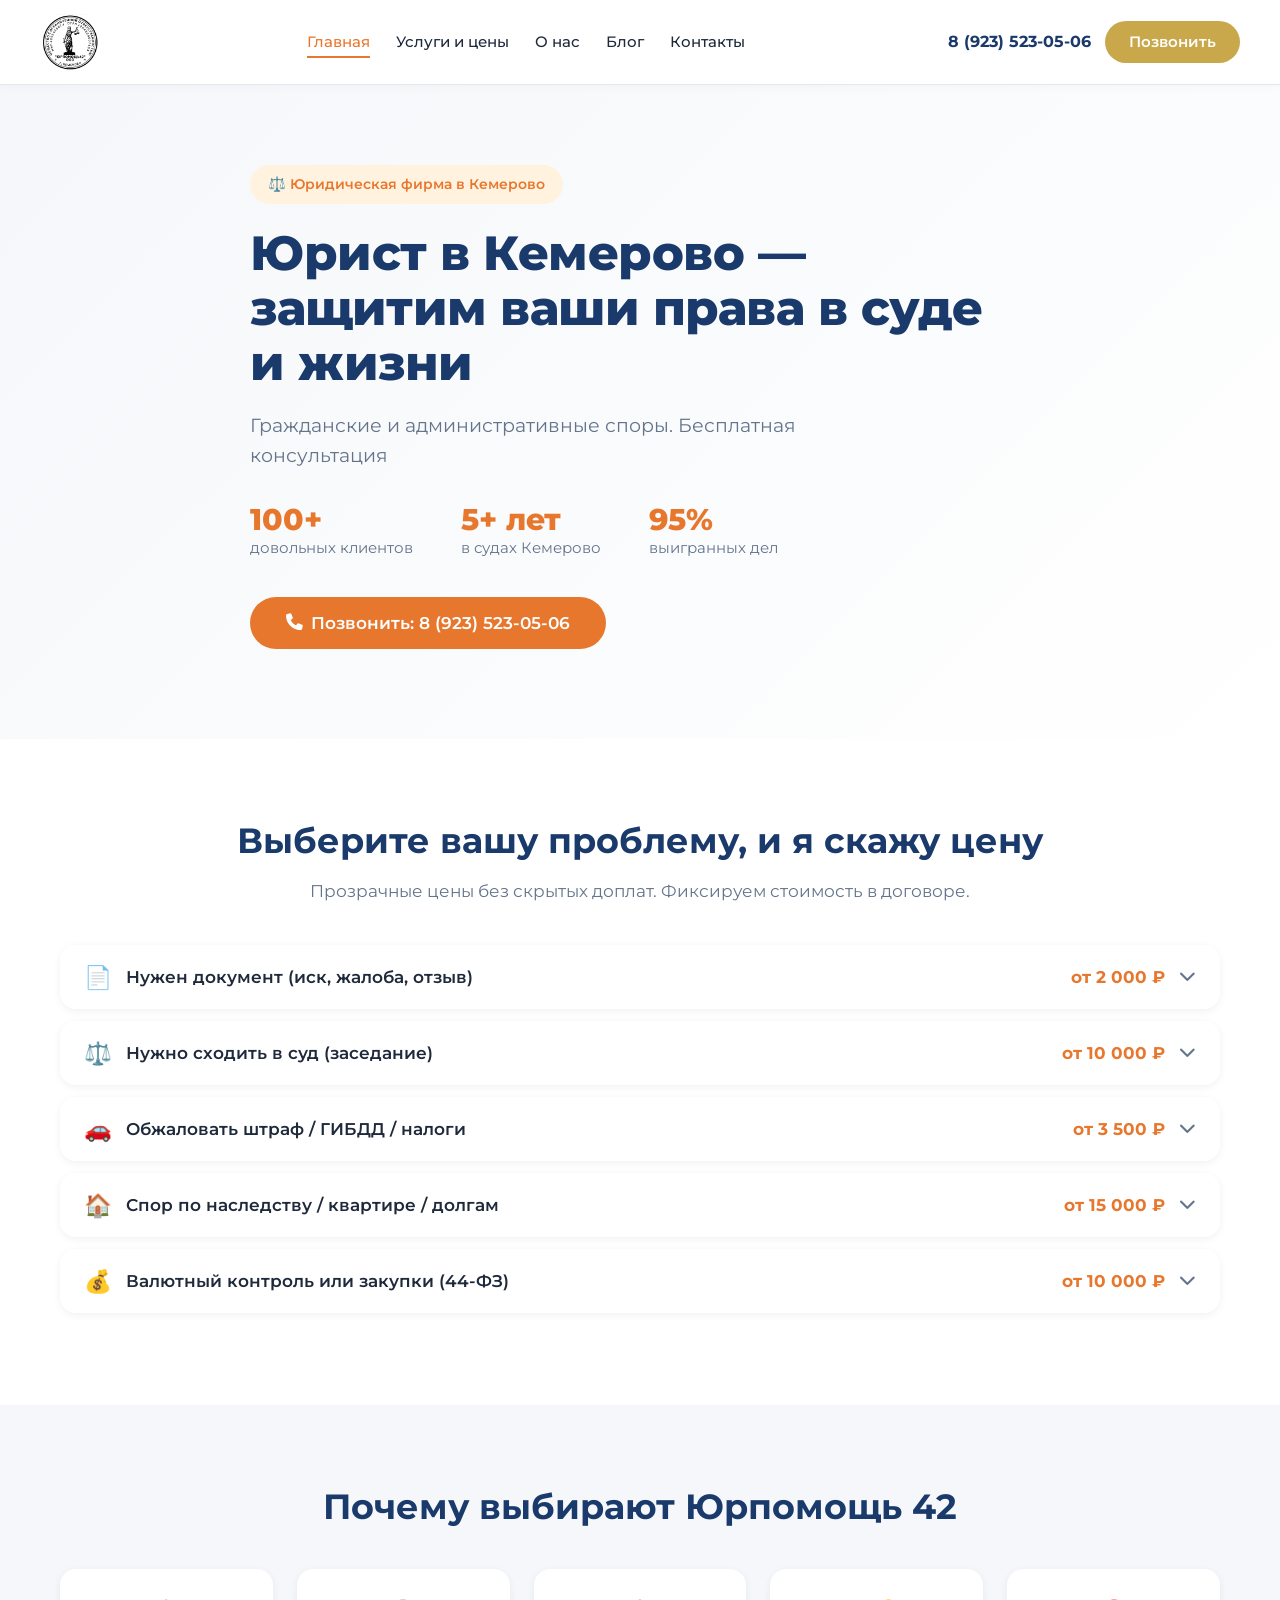
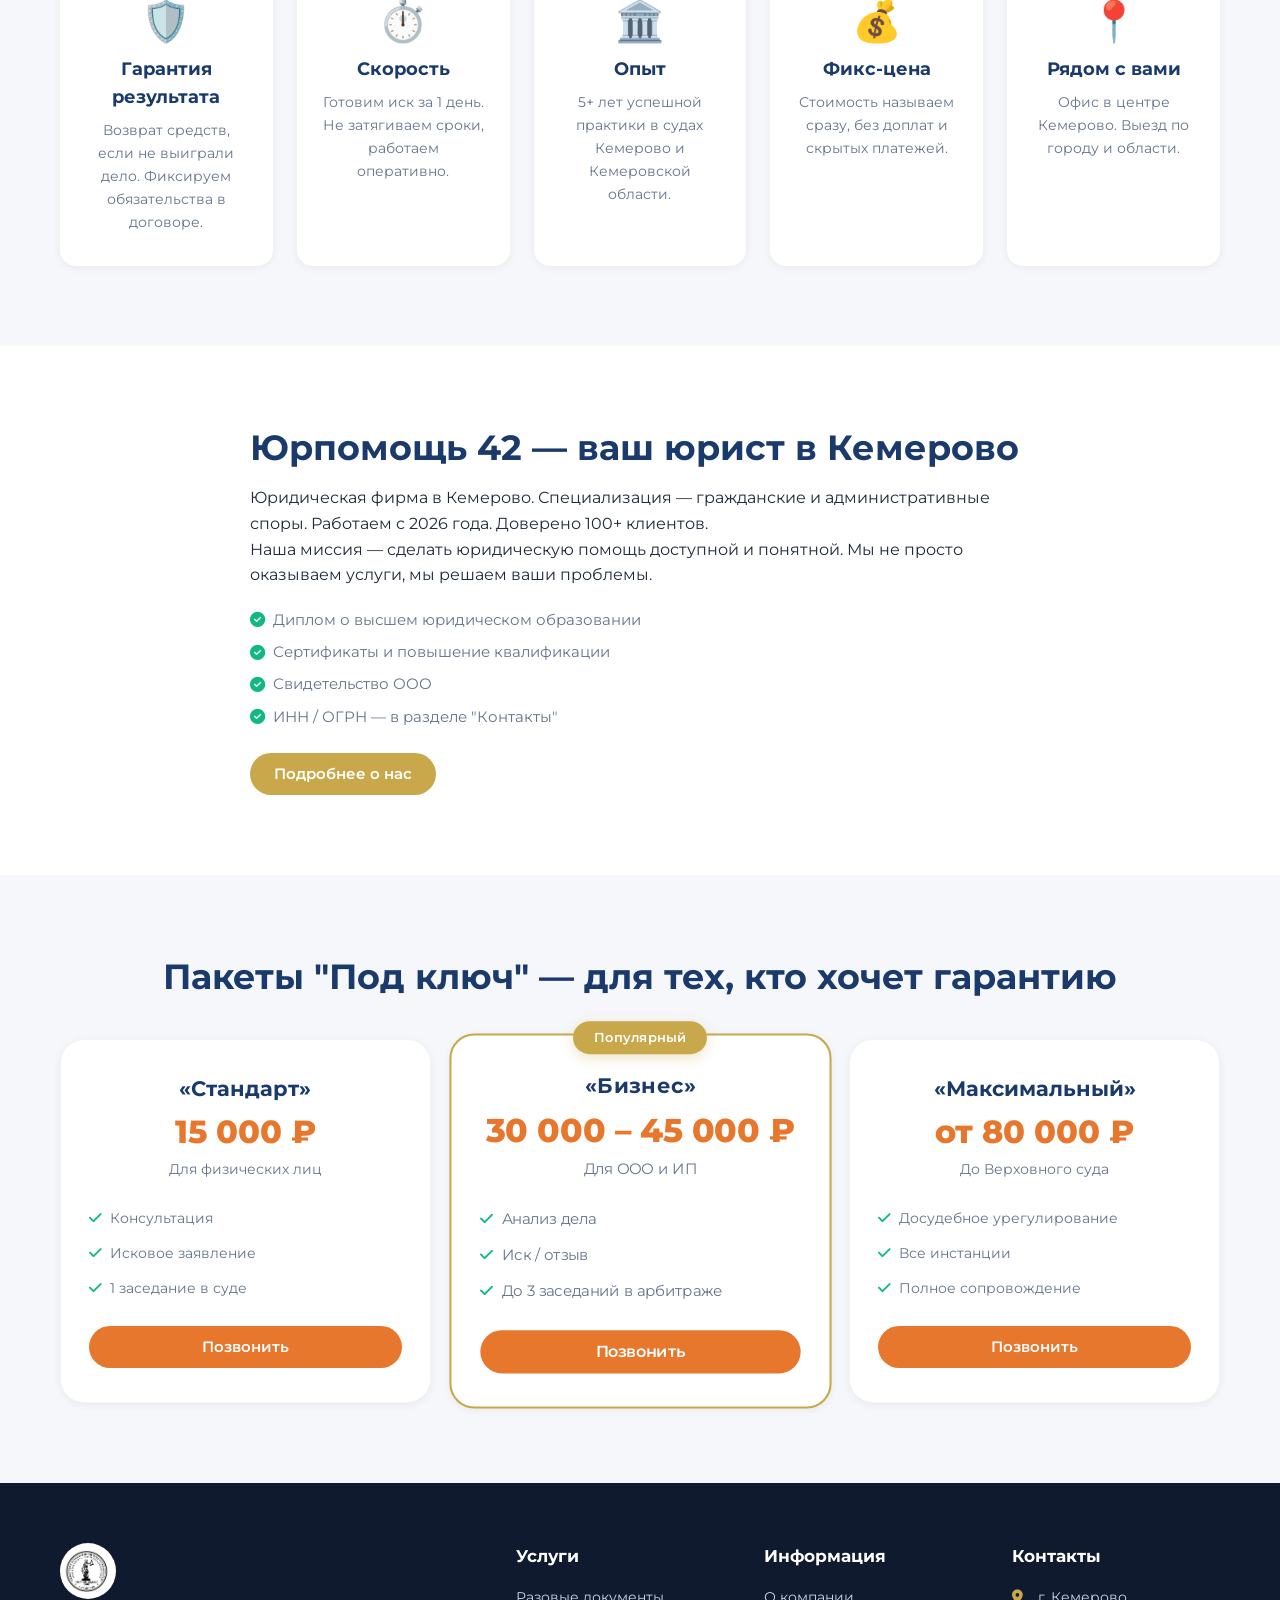
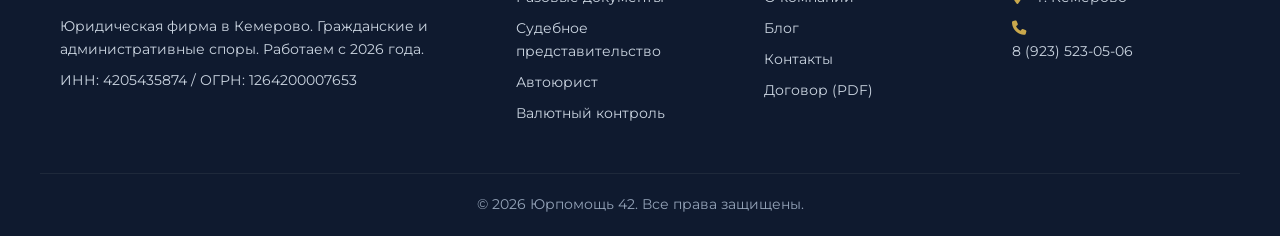
<file: index.html>
<!DOCTYPE html>
<html lang="ru">
<head>
<meta name="yandex-verification" content="098b17e07b0f0ff9" />
<meta name="yandex-verification" content="496752b2e96d2c9d" />
     
    <meta charset="UTF-8">
    <meta name="viewport" content="width=device-width, initial-scale=1.0">

    <!-- Основные SEO -->
    <title>Юрист в Кемерово — Юрпомощь 42 | Консультация бесплатно</title>
    <meta name="description" content="Юридическая помощь в Кемерово и области. Гражданские и административные споры. Бесплатная консультация. Тел: 8 (923) 523-05-06.">
    <meta name="keywords" content="юрист Кемерово, юридические услуги Кемерово, адвокат Кемерово, юрпомощь 42, гражданские споры, административные споры">
    <meta name="author" content="Юрпомощь 42">
    <meta name="robots" content="index, follow">

    <!-- Канонический URL -->
    <link rel="canonical" href="https://lordi-back.github.io/legal-services-website/index.html">

    <!-- Open Graph (соцсети) -->
    <meta property="og:type" content="website">
    <meta property="og:title" content="Юрист в Кемерово — Юрпомощь 42">
    <meta property="og:description" content="Юридическая помощь в Кемерово. Гражданские и административные споры. Тел: 8 (923) 523-05-06">
    <meta property="og:url" content="https://lordi-back.github.io/legal-services-website/index.html">
    <meta property="og:image" content="https://lordi-back.github.io/legal-services-website/attachment.png">
    <meta property="og:locale" content="ru_RU">
    <meta property="og:site_name" content="Юрпомощь 42">

    <!-- Twitter Card -->
    <meta name="twitter:card" content="summary_large_image">
    <meta name="twitter:title" content="Юрист в Кемерово — Юрпомощь 42">
    <meta name="twitter:description" content="Юридическая помощь в Кемерово. Тел: 8 (923) 523-05-06">
    <meta name="twitter:image" content="https://lordi-back.github.io/legal-services-website/attachment.png">

    <!-- Геолокация (локальное SEO) -->
    <meta name="geo.region" content="RU-KEM">
    <meta name="geo.placename" content="Кемерово">
    <meta name="geo.position" content="55.355198;86.086847">
    <meta name="ICBM" content="55.355198, 86.086847">

    <!-- Подтверждение Google Search Console (замените XXXXXX на свой код) -->

   <meta name="google-site-verification" content="5SLFWEGwQFjw925odSittn1gs_6QY24KzhEgN65wIAE" />

    <!-- Favicon -->
    <link rel="icon" type="image/png" href="attachment.png">
    <link rel="apple-touch-icon" href="attachment.png">

    <!-- Шрифты -->
    <link rel="preconnect" href="https://fonts.googleapis.com">
    <link rel="preconnect" href="https://fonts.gstatic.com" crossorigin>
    <link href="https://fonts.googleapis.com/css2?family=Montserrat:wght@400;500;600;700;800&display=swap" rel="stylesheet">

    <!-- Иконки -->
    <link rel="stylesheet" href="https://cdnjs.cloudflare.com/ajax/libs/font-awesome/6.5.1/css/all.min.css">

    <!-- Стили -->
    <link rel="stylesheet" href="css/style.css">

    <!-- Schema.org — Юридическая фирма -->
    <script type="application/ld+json">
    {
      "@context": "https://schema.org",
      "@type": "LegalService",
      "name": "Юрпомощь 42",
      "alternateName": "Юридическая фирма Юрпомощь 42",
      "description": "Юридическая фирма в Кемерово. Гражданские и административные споры. Бесплатная консультация.",
      "url": "https://lordi-back.github.io/legal-services-website/",
      "logo": "https://lordi-back.github.io/legal-services-website/attachment.png",
      "image": "https://lordi-back.github.io/legal-services-website/attachment.png",
      "telephone": "+7-923-523-05-06",
      "email": "info@urpomosh42.ru",
      "priceRange": "₽₽",
      "address": {
        "@type": "PostalAddress",
        "addressLocality": "Кемерово",
        "addressRegion": "Кемеровская область",
        "addressCountry": "RU"
      },
      "areaServed": {
        "@type": "City",
        "name": "Кемерово"
      },
      "openingHoursSpecification": [
        {
          "@type": "OpeningHoursSpecification",
          "dayOfWeek": ["Monday", "Tuesday", "Wednesday", "Thursday", "Friday"],
          "opens": "09:00",
          "closes": "18:00"
        },
        {
          "@type": "OpeningHoursSpecification",
          "dayOfWeek": "Saturday",
          "opens": "10:00",
          "closes": "15:00"
        }
      ],
      "serviceType": [
        "Гражданские споры",
        "Административные споры",
        "Судебное представительство",
        "Автоюрист",
        "Валютный контроль"
      ]
    }
    </script>
</head>
<body>
    <!-- ШАПКА -->
    <header class="header">
        <div class="container header__inner">
            <a href="index.html" class="logo">
                <img src="attachment.png" alt="Юрпомощь 42" class="logo__img">
            </a>
            <nav class="nav" id="nav">
                <a href="index.html" class="nav__link active">Главная</a>
                <a href="pages/uslugi.html" class="nav__link">Услуги и цены</a>
                <a href="pages/o-nas.html" class="nav__link">О нас</a>
                <a href="pages/blog.html" class="nav__link">Блог</a>
                <a href="pages/kontakty.html" class="nav__link">Контакты</a>
            </nav>
            <div class="header__contacts">
                <a href="tel:+79235230506" class="header__phone">8 (923) 523-05-06</a>
                <a href="tel:+79235230506" class="btn btn--gold">Позвонить</a>
            </div>
            <button class="burger" id="burger">
                <span></span><span></span><span></span>
            </button>
        </div>
    </header>

    <!-- ГЕРОЙ -->
    <section class="hero">
        <div class="container hero__inner">
            <div class="hero__content">
                <span class="hero__badge">⚖️ Юридическая фирма в Кемерово</span>
                <h1 class="hero__title">Юрист в Кемерово — защитим ваши права в суде и жизни</h1>
                <p class="hero__subtitle">Гражданские и административные споры. Бесплатная консультация</p>
                <div class="hero__stats">
                    <div class="hero__stat"><strong>100+</strong> довольных клиентов</div>
                    <div class="hero__stat"><strong>5+ лет</strong> в судах Кемерово</div>
                    <div class="hero__stat"><strong>95%</strong> выигранных дел</div>
                </div>
                <a href="tel:+79235230506" class="btn btn--accent btn--lg">
                    <i class="fas fa-phone"></i> Позвонить: 8 (923) 523-05-06
                </a>
            </div>
        </div>
    </section>

    <!-- РЕШЕНИЕ ПРОБЛЕМ (АККОРДЕОН ЦЕН) -->
    <section class="problems section">
        <div class="container">
            <h2 class="section__title">Выберите вашу проблему, и я скажу цену</h2>
            <p class="section__desc">Прозрачные цены без скрытых доплат. Фиксируем стоимость в договоре.</p>
            <div class="accordion" id="priceAccordion">
                <!-- Категория 1 -->
                <div class="accordion__item">
                    <button class="accordion__header">
                        <span class="accordion__icon">📄</span>
                        <span>Нужен документ (иск, жалоба, отзыв)</span>
                        <span class="accordion__price">от 2 000 ₽</span>
                        <i class="fas fa-chevron-down accordion__arrow"></i>
                    </button>
                    <div class="accordion__body">
                        <table class="price-table">
                            <tr><td>Устная консультация (до 30 мин)</td><td>Бесплатно</td></tr>
                            <tr><td>Письменная консультация</td><td>3 000 – 5 000 ₽</td></tr>
                            <tr><td>Исковое заявление (стандарт)</td><td>4 000 ₽</td></tr>
                            <tr><td>Исковое заявление (сложное)</td><td>7 000 – 10 000 ₽</td></tr>
                            <tr><td>Возражение на иск</td><td>5 000 ₽</td></tr>
                            <tr><td>Претензия / досудебная</td><td>2 500 ₽</td></tr>
                            <tr><td>Ходатайство, заявление</td><td>2 000 ₽</td></tr>
                        </table>
                        <a href="tel:+79235230506" class="btn btn--gold btn--sm">Позвонить: 8 (923) 523-05-06</a>
                    </div>
                </div>
                <!-- Категория 2 -->
                <div class="accordion__item">
                    <button class="accordion__header">
                        <span class="accordion__icon">⚖️</span>
                        <span>Нужно сходить в суд (заседание)</span>
                        <span class="accordion__price">от 10 000 ₽</span>
                        <i class="fas fa-chevron-down accordion__arrow"></i>
                    </button>
                    <div class="accordion__body">
                        <table class="price-table">
                            <tr><td>Мировой суд</td><td>10 000 ₽</td></tr>
                            <tr><td>Суд общей юрисдикции</td><td>15 000 ₽</td></tr>
                            <tr><td>Арбитражный суд</td><td>20 000 – 30 000 ₽</td></tr>
                            <tr><td>Апелляция</td><td>15 000 – 25 000 ₽</td></tr>
                            <tr><td>Ведение дела "под ключ"</td><td>от 30 000 ₽</td></tr>
                        </table>
                        <a href="tel:+79235230506" class="btn btn--gold btn--sm">Позвонить: 8 (923) 523-05-06</a>
                    </div>
                </div>
                <!-- Категория 3 -->
                <div class="accordion__item">
                    <button class="accordion__header">
                        <span class="accordion__icon">🚗</span>
                        <span>Обжаловать штраф / ГИБДД / налоги</span>
                        <span class="accordion__price">от 3 500 ₽</span>
                        <i class="fas fa-chevron-down accordion__arrow"></i>
                    </button>
                    <div class="accordion__body">
                        <table class="price-table">
                            <tr><td>Обжалование штрафа ГИБДД</td><td>3 500 ₽</td></tr>
                            <tr><td>Обжалование лишения прав</td><td>15 000 ₽</td></tr>
                            <tr><td>Споры со страховой (ОСАГО)</td><td>10 000 ₽ + 10%</td></tr>
                            <tr><td>Взыскание ущерба после ДТП</td><td>15 000 ₽ + 10%</td></tr>
                        </table>
                        <a href="tel:+79235230506" class="btn btn--gold btn--sm">Позвонить: 8 (923) 523-05-06</a>
                    </div>
                </div>
                <!-- Категория 4 -->
                <div class="accordion__item">
                    <button class="accordion__header">
                        <span class="accordion__icon">🏠</span>
                        <span>Спор по наследству / квартире / долгам</span>
                        <span class="accordion__price">от 15 000 ₽</span>
                        <i class="fas fa-chevron-down accordion__arrow"></i>
                    </button>
                    <div class="accordion__body">
                        <table class="price-table">
                            <tr><td>Вступление в наследство</td><td>15 000 – 25 000 ₽</td></tr>
                            <tr><td>Оспаривание завещания</td><td>от 20 000 ₽</td></tr>
                            <tr><td>Раздел имущества супругов</td><td>15 000 ₽</td></tr>
                            <tr><td>Споры о праве собственности</td><td>от 20 000 ₽</td></tr>
                        </table>
                        <a href="tel:+79235230506" class="btn btn--gold btn--sm">Позвонить: 8 (923) 523-05-06</a>
                    </div>
                </div>
                <!-- Категория 5 -->
                <div class="accordion__item">
                    <button class="accordion__header">
                        <span class="accordion__icon">💰</span>
                        <span>Валютный контроль или закупки (44-ФЗ)</span>
                        <span class="accordion__price">от 10 000 ₽</span>
                        <i class="fas fa-chevron-down accordion__arrow"></i>
                    </button>
                    <div class="accordion__body">
                        <table class="price-table">
                            <tr><td>Консультация по валютному контролю</td><td>5 000 ₽</td></tr>
                            <tr><td>Обжалование штрафа по валютному законодательству</td><td>15 000 – 25 000 ₽</td></tr>
                            <tr><td>Жалоба в ФАС по 44-ФЗ / 223-ФЗ</td><td>10 000 – 15 000 ₽</td></tr>
                        </table>
                        <a href="tel:+79235230506" class="btn btn--gold btn--sm">Позвонить: 8 (923) 523-05-06</a>
                    </div>
                </div>
            </div>
        </div>
    </section>

    <!-- 5 ПРЕИМУЩЕСТВ -->
    <section class="advantages section section--gray">
        <div class="container">
            <h2 class="section__title">Почему выбирают Юрпомощь 42</h2>
            <div class="advantages__grid">
                <div class="advantage-card">
                    <div class="advantage-card__icon">🛡️</div>
                    <h3>Гарантия результата</h3>
                    <p>Возврат средств, если не выиграли дело. Фиксируем обязательства в договоре.</p>
                </div>
                <div class="advantage-card">
                    <div class="advantage-card__icon">⏱️</div>
                    <h3>Скорость</h3>
                    <p>Готовим иск за 1 день. Не затягиваем сроки, работаем оперативно.</p>
                </div>
                <div class="advantage-card">
                    <div class="advantage-card__icon">🏛️</div>
                    <h3>Опыт</h3>
                    <p>5+ лет успешной практики в судах Кемерово и Кемеровской области.</p>
                </div>
                <div class="advantage-card">
                    <div class="advantage-card__icon">💰</div>
                    <h3>Фикс-цена</h3>
                    <p>Стоимость называем сразу, без доплат и скрытых платежей.</p>
                </div>
                <div class="advantage-card">
                    <div class="advantage-card__icon">📍</div>
                    <h3>Рядом с вами</h3>
                    <p>Офис в центре Кемерово. Выезд по городу и области.</p>
                </div>
            </div>
        </div>
    </section>

    <!-- О КОМПАНИИ -->
    <section class="about section">
        <div class="container about__inner">
            <div class="about__content">
                <h2 class="section__title section__title--left">Юрпомощь 42 — ваш юрист в Кемерово</h2>
                <p>Юридическая фирма в Кемерово. Специализация — гражданские и административные споры. Работаем с 2026 года. Доверено 100+ клиентов.</p>
                <p>Наша миссия — сделать юридическую помощь доступной и понятной. Мы не просто оказываем услуги, мы решаем ваши проблемы.</p>
                <div class="about__docs">
                    <span><i class="fas fa-check-circle"></i> Диплом о высшем юридическом образовании</span>
                    <span><i class="fas fa-check-circle"></i> Сертификаты и повышение квалификации</span>
                    <span><i class="fas fa-check-circle"></i> Свидетельство ООО</span>
                    <span><i class="fas fa-check-circle"></i> ИНН / ОГРН — в разделе "Контакты"</span>
                </div>
                <a href="pages/o-nas.html" class="btn btn--gold">Подробнее о нас</a>
            </div>
        </div>
    </section>

    <!-- ПАКЕТЫ ПОД КЛЮЧ -->
    <section class="packages section section--gray">
        <div class="container">
            <h2 class="section__title">Пакеты "Под ключ" — для тех, кто хочет гарантию</h2>
            <div class="packages__grid">
                <div class="package-card">
                    <h3 class="package-card__title">«Стандарт»</h3>
                    <div class="package-card__price">15 000 ₽</div>
                    <p>Для физических лиц</p>
                    <ul>
                        <li><i class="fas fa-check"></i> Консультация</li>
                        <li><i class="fas fa-check"></i> Исковое заявление</li>
                        <li><i class="fas fa-check"></i> 1 заседание в суде</li>
                    </ul>
                    <a href="tel:+79235230506" class="btn btn--accent btn--block">Позвонить</a>
                </div>
                <div class="package-card package-card--featured">
                    <div class="package-card__badge">Популярный</div>
                    <h3 class="package-card__title">«Бизнес»</h3>
                    <div class="package-card__price">30 000 – 45 000 ₽</div>
                    <p>Для ООО и ИП</p>
                    <ul>
                        <li><i class="fas fa-check"></i> Анализ дела</li>
                        <li><i class="fas fa-check"></i> Иск / отзыв</li>
                        <li><i class="fas fa-check"></i> До 3 заседаний в арбитраже</li>
                    </ul>
                    <a href="tel:+79235230506" class="btn btn--accent btn--block">Позвонить</a>
                </div>
                <div class="package-card">
                    <h3 class="package-card__title">«Максимальный»</h3>
                    <div class="package-card__price">от 80 000 ₽</div>
                    <p>До Верховного суда</p>
                    <ul>
                        <li><i class="fas fa-check"></i> Досудебное урегулирование</li>
                        <li><i class="fas fa-check"></i> Все инстанции</li>
                        <li><i class="fas fa-check"></i> Полное сопровождение</li>
                    </ul>
                    <a href="tel:+79235230506" class="btn btn--accent btn--block">Позвонить</a>
                </div>
            </div>
        </div>
    </section>

    <!-- ФУТЕР -->
    <footer class="footer">
        <div class="container footer__grid">
            <div class="footer__col">
                <img src="attachment.png" alt="Юрпомощь 42" class="logo__img logo__img--footer">
                <p>Юридическая фирма в Кемерово. Гражданские и административные споры. Работаем с 2026 года.</p>
                <p>ИНН: 4205435874 / ОГРН: 1264200007653</p>
            </div>
            <div class="footer__col">
                <h4>Услуги</h4>
                <a href="pages/uslugi.html">Разовые документы</a>
                <a href="pages/uslugi.html">Судебное представительство</a>
                <a href="pages/uslugi.html">Автоюрист</a>
                <a href="pages/uslugi.html">Валютный контроль</a>
            </div>
            <div class="footer__col">
                <h4>Информация</h4>
                <a href="pages/o-nas.html">О компании</a>
                <a href="pages/blog.html">Блог</a>
                <a href="pages/kontakty.html">Контакты</a>
                <a href="4205435874_11082026.pdf" target="_blank">Договор (PDF)</a>
            </div>
            <div class="footer__col">
                <h4>Контакты</h4>
                <p><i class="fas fa-map-marker-alt"></i> г. Кемерово</p>
                <p><i class="fas fa-phone"></i> <a href="tel:+79235230506">8 (923) 523-05-06</a></p>
            </div>
        </div>
        <div class="container footer__bottom">
            <p>© 2026 Юрпомощь 42. Все права защищены.</p>
        </div>
    </footer>

    <script src="js/main.js"></script>
</body>
</html>
</file>
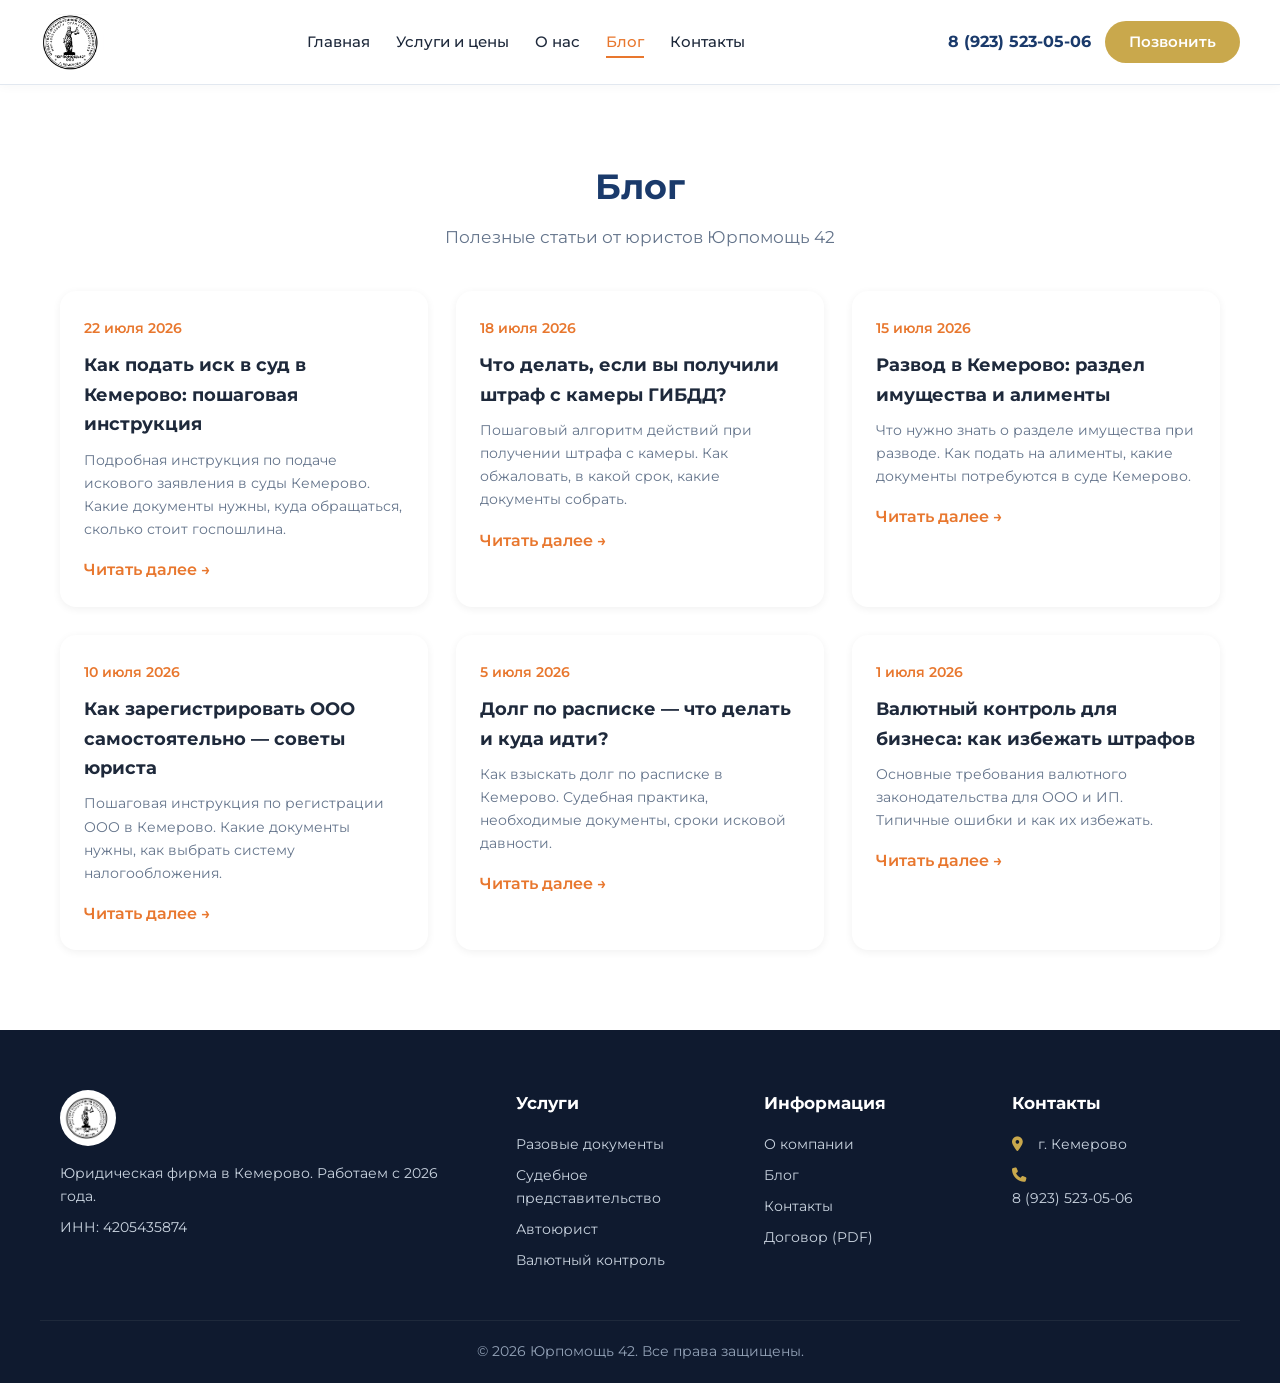
<file: pages/blog.html>
<!DOCTYPE html>
<html lang="ru">
<head>
    <meta charset="UTF-8">
    <meta name="viewport" content="width=device-width, initial-scale=1.0">
<!-- Yandex.Metrika counter -->
<script type="text/javascript">
    (function(m,e,t,r,i,k,a){
        m[i]=m[i]||function(){(m[i].a=m[i].a||[]).push(arguments)};
        m[i].l=1*new Date();
        for (var j = 0; j < document.scripts.length; j++) {if (document.scripts[j].src === r) { return; }}
        k=e.createElement(t),a=e.getElementsByTagName(t)[0],k.async=1,k.src=r,a.parentNode.insertBefore(k,a)
    })(window, document,'script','https://mc.yandex.ru/metrika/tag.js?id=113087362', 'ym');

    ym(113087362, 'init', {ssr:true, webvisor:true, clickmap:true, ecommerce:"dataLayer", referrer: document.referrer, url: location.href, accurateTrackBounce:true, trackLinks:true});
</script>
<noscript><div><img src="https://mc.yandex.ru/watch/113087362" style="position:absolute; left:-9999px;" alt="" /></div></noscript>
<!-- /Yandex.Metrika counter -->
    <title>Блог — Юрпомощь 42 | Юридические статьи для жителей Кемерово</title>
    <meta name="description" content="Блог юридической фирмы Юрпомощь 42. Полезные статьи: как подать иск, обжаловать штраф ГИБДД, раздел имущества, регистрация ООО, взыскание долгов.">
    <meta name="keywords" content="юридический блог Кемерово, статьи юрист, как подать иск, обжаловать штраф ГИБДД, раздел имущества, взыскание долгов">
    <meta name="author" content="Юрпомощь 42">
    <meta name="robots" content="index, follow">

    <link rel="canonical" href="https://lordi-back.github.io/legal-services-website/pages/blog.html">

    <meta property="og:type" content="blog">
    <meta property="og:title" content="Блог — Юрпомощь 42">
    <meta property="og:description" content="Полезные юридические статьи для жителей Кемерово.">
    <meta property="og:url" content="https://lordi-back.github.io/legal-services-website/pages/blog.html">
    <meta property="og:image" content="https://lordi-back.github.io/legal-services-website/attachment.png">
    <meta property="og:locale" content="ru_RU">
    <meta property="og:site_name" content="Юрпомощь 42">

    <meta name="twitter:card" content="summary_large_image">
    <meta name="twitter:title" content="Блог — Юрпомощь 42">
    <meta name="twitter:description" content="Юридические статьи для жителей Кемерово.">
    <meta name="twitter:image" content="https://lordi-back.github.io/legal-services-website/attachment.png">

    <meta name="geo.region" content="RU-KEM">
    <meta name="geo.placename" content="Кемерово">

    <link rel="icon" type="image/png" href="../attachment.png">
    <link rel="apple-touch-icon" href="../attachment.png">

    <link rel="preconnect" href="https://fonts.googleapis.com">
    <link rel="preconnect" href="https://fonts.gstatic.com" crossorigin>
    <link href="https://fonts.googleapis.com/css2?family=Montserrat:wght@400;500;600;700;800&display=swap" rel="stylesheet">
    <link rel="stylesheet" href="https://cdnjs.cloudflare.com/ajax/libs/font-awesome/6.5.1/css/all.min.css">
    <link rel="stylesheet" href="../css/style.css">

    <!-- Schema.org — Blog -->
    <script type="application/ld+json">
    {
      "@context": "https://schema.org",
      "@type": "Blog",
      "name": "Блог Юрпомощь 42",
      "url": "https://lordi-back.github.io/legal-services-website/pages/blog.html",
      "description": "Юридические статьи для жителей Кемерово",
      "publisher": {
        "@type": "Organization",
        "name": "Юрпомощь 42",
        "logo": {
          "@type": "ImageObject",
          "url": "https://lordi-back.github.io/legal-services-website/attachment.png"
        }
      }
    }
    </script>
</head>
<body>
    <header class="header">
        <div class="container header__inner">
            <a href="../index.html" class="logo">
                <img src="../attachment.png" alt="Юрпомощь 42" class="logo__img">
            </a>
            <nav class="nav" id="nav">
                <a href="../index.html" class="nav__link">Главная</a>
                <a href="uslugi.html" class="nav__link">Услуги и цены</a>
                <a href="o-nas.html" class="nav__link">О нас</a>
                <a href="blog.html" class="nav__link active">Блог</a>
                <a href="kontakty.html" class="nav__link">Контакты</a>
            </nav>
            <div class="header__contacts">
                <a href="tel:+79235230506" class="header__phone">8 (923) 523-05-06</a>
                <a href="tel:+79235230506" class="btn btn--gold">Позвонить</a>
            </div>
            <button class="burger" id="burger">
                <span></span><span></span><span></span>
            </button>
        </div>
    </header>

    <main>
        <section class="section">
            <div class="container">
                <h1 class="section__title">Блог</h1>
                <p class="section__desc">Полезные статьи от юристов Юрпомощь 42</p>
                
                <div style="display: grid; grid-template-columns: repeat(auto-fit, minmax(320px, 1fr)); gap: 28px; margin-top: 40px;">
                    <article class="blog-card" style="background: white; border-radius: var(--radius-md); overflow: hidden; box-shadow: var(--shadow-sm); padding: 24px;">
                        <span style="color: var(--color-accent); font-size: 0.85rem; font-weight: 600;">22 июля 2026</span>
                        <h3 style="margin: 10px 0; font-size: 1.15rem;">Как подать иск в суд в Кемерово: пошаговая инструкция</h3>
                        <p style="color: var(--color-text-light); font-size: 0.9rem; margin-bottom: 16px;">Подробная инструкция по подаче искового заявления в суды Кемерово. Какие документы нужны, куда обращаться, сколько стоит госпошлина.</p>
                        <a href="#" style="color: var(--color-accent); font-weight: 600; text-decoration: none;">Читать далее →</a>
                    </article>

                    <article class="blog-card" style="background: white; border-radius: var(--radius-md); overflow: hidden; box-shadow: var(--shadow-sm); padding: 24px;">
                        <span style="color: var(--color-accent); font-size: 0.85rem; font-weight: 600;">18 июля 2026</span>
                        <h3 style="margin: 10px 0; font-size: 1.15rem;">Что делать, если вы получили штраф с камеры ГИБДД?</h3>
                        <p style="color: var(--color-text-light); font-size: 0.9rem; margin-bottom: 16px;">Пошаговый алгоритм действий при получении штрафа с камеры. Как обжаловать, в какой срок, какие документы собрать.</p>
                        <a href="#" style="color: var(--color-accent); font-weight: 600; text-decoration: none;">Читать далее →</a>
                    </article>

                    <article class="blog-card" style="background: white; border-radius: var(--radius-md); overflow: hidden; box-shadow: var(--shadow-sm); padding: 24px;">
                        <span style="color: var(--color-accent); font-size: 0.85rem; font-weight: 600;">15 июля 2026</span>
                        <h3 style="margin: 10px 0; font-size: 1.15rem;">Развод в Кемерово: раздел имущества и алименты</h3>
                        <p style="color: var(--color-text-light); font-size: 0.9rem; margin-bottom: 16px;">Что нужно знать о разделе имущества при разводе. Как подать на алименты, какие документы потребуются в суде Кемерово.</p>
                        <a href="#" style="color: var(--color-accent); font-weight: 600; text-decoration: none;">Читать далее →</a>
                    </article>

                    <article class="blog-card" style="background: white; border-radius: var(--radius-md); overflow: hidden; box-shadow: var(--shadow-sm); padding: 24px;">
                        <span style="color: var(--color-accent); font-size: 0.85rem; font-weight: 600;">10 июля 2026</span>
                        <h3 style="margin: 10px 0; font-size: 1.15rem;">Как зарегистрировать ООО самостоятельно — советы юриста</h3>
                        <p style="color: var(--color-text-light); font-size: 0.9rem; margin-bottom: 16px;">Пошаговая инструкция по регистрации ООО в Кемерово. Какие документы нужны, как выбрать систему налогообложения.</p>
                        <a href="#" style="color: var(--color-accent); font-weight: 600; text-decoration: none;">Читать далее →</a>
                    </article>

                    <article class="blog-card" style="background: white; border-radius: var(--radius-md); overflow: hidden; box-shadow: var(--shadow-sm); padding: 24px;">
                        <span style="color: var(--color-accent); font-size: 0.85rem; font-weight: 600;">5 июля 2026</span>
                        <h3 style="margin: 10px 0; font-size: 1.15rem;">Долг по расписке — что делать и куда идти?</h3>
                        <p style="color: var(--color-text-light); font-size: 0.9rem; margin-bottom: 16px;">Как взыскать долг по расписке в Кемерово. Судебная практика, необходимые документы, сроки исковой давности.</p>
                        <a href="#" style="color: var(--color-accent); font-weight: 600; text-decoration: none;">Читать далее →</a>
                    </article>

                    <article class="blog-card" style="background: white; border-radius: var(--radius-md); overflow: hidden; box-shadow: var(--shadow-sm); padding: 24px;">
                        <span style="color: var(--color-accent); font-size: 0.85rem; font-weight: 600;">1 июля 2026</span>
                        <h3 style="margin: 10px 0; font-size: 1.15rem;">Валютный контроль для бизнеса: как избежать штрафов</h3>
                        <p style="color: var(--color-text-light); font-size: 0.9rem; margin-bottom: 16px;">Основные требования валютного законодательства для ООО и ИП. Типичные ошибки и как их избежать.</p>
                        <a href="#" style="color: var(--color-accent); font-weight: 600; text-decoration: none;">Читать далее →</a>
                    </article>
                </div>
            </div>
        </section>
    </main>

    <footer class="footer">
        <div class="container footer__grid">
            <div class="footer__col">
                <img src="../attachment.png" alt="Юрпомощь 42" class="logo__img logo__img--footer">
                <p>Юридическая фирма в Кемерово. Работаем с 2026 года.</p>
                <p>ИНН: 4205435874</p>
            </div>
            <div class="footer__col">
                <h4>Услуги</h4>
                <a href="uslugi.html#documents">Разовые документы</a>
                <a href="uslugi.html#court">Судебное представительство</a>
                <a href="uslugi.html#auto">Автоюрист</a>
                <a href="uslugi.html#currency">Валютный контроль</a>
            </div>
            <div class="footer__col">
                <h4>Информация</h4>
                <a href="o-nas.html">О компании</a>
                <a href="blog.html">Блог</a>
                <a href="kontakty.html">Контакты</a>
                <a href="../4205435874_11082026.pdf" target="_blank">Договор (PDF)</a>
            </div>
            <div class="footer__col">
                <h4>Контакты</h4>
                <p><i class="fas fa-map-marker-alt"></i> г. Кемерово</p>
                <p><i class="fas fa-phone"></i> <a href="tel:+79235230506">8 (923) 523-05-06</a></p>
            </div>
        </div>
        <div class="container footer__bottom">
            <p>© 2026 Юрпомощь 42. Все права защищены.</p>
        </div>
    </footer>

    <script src="../js/main.js"></script>
</body>
</html>
</file>
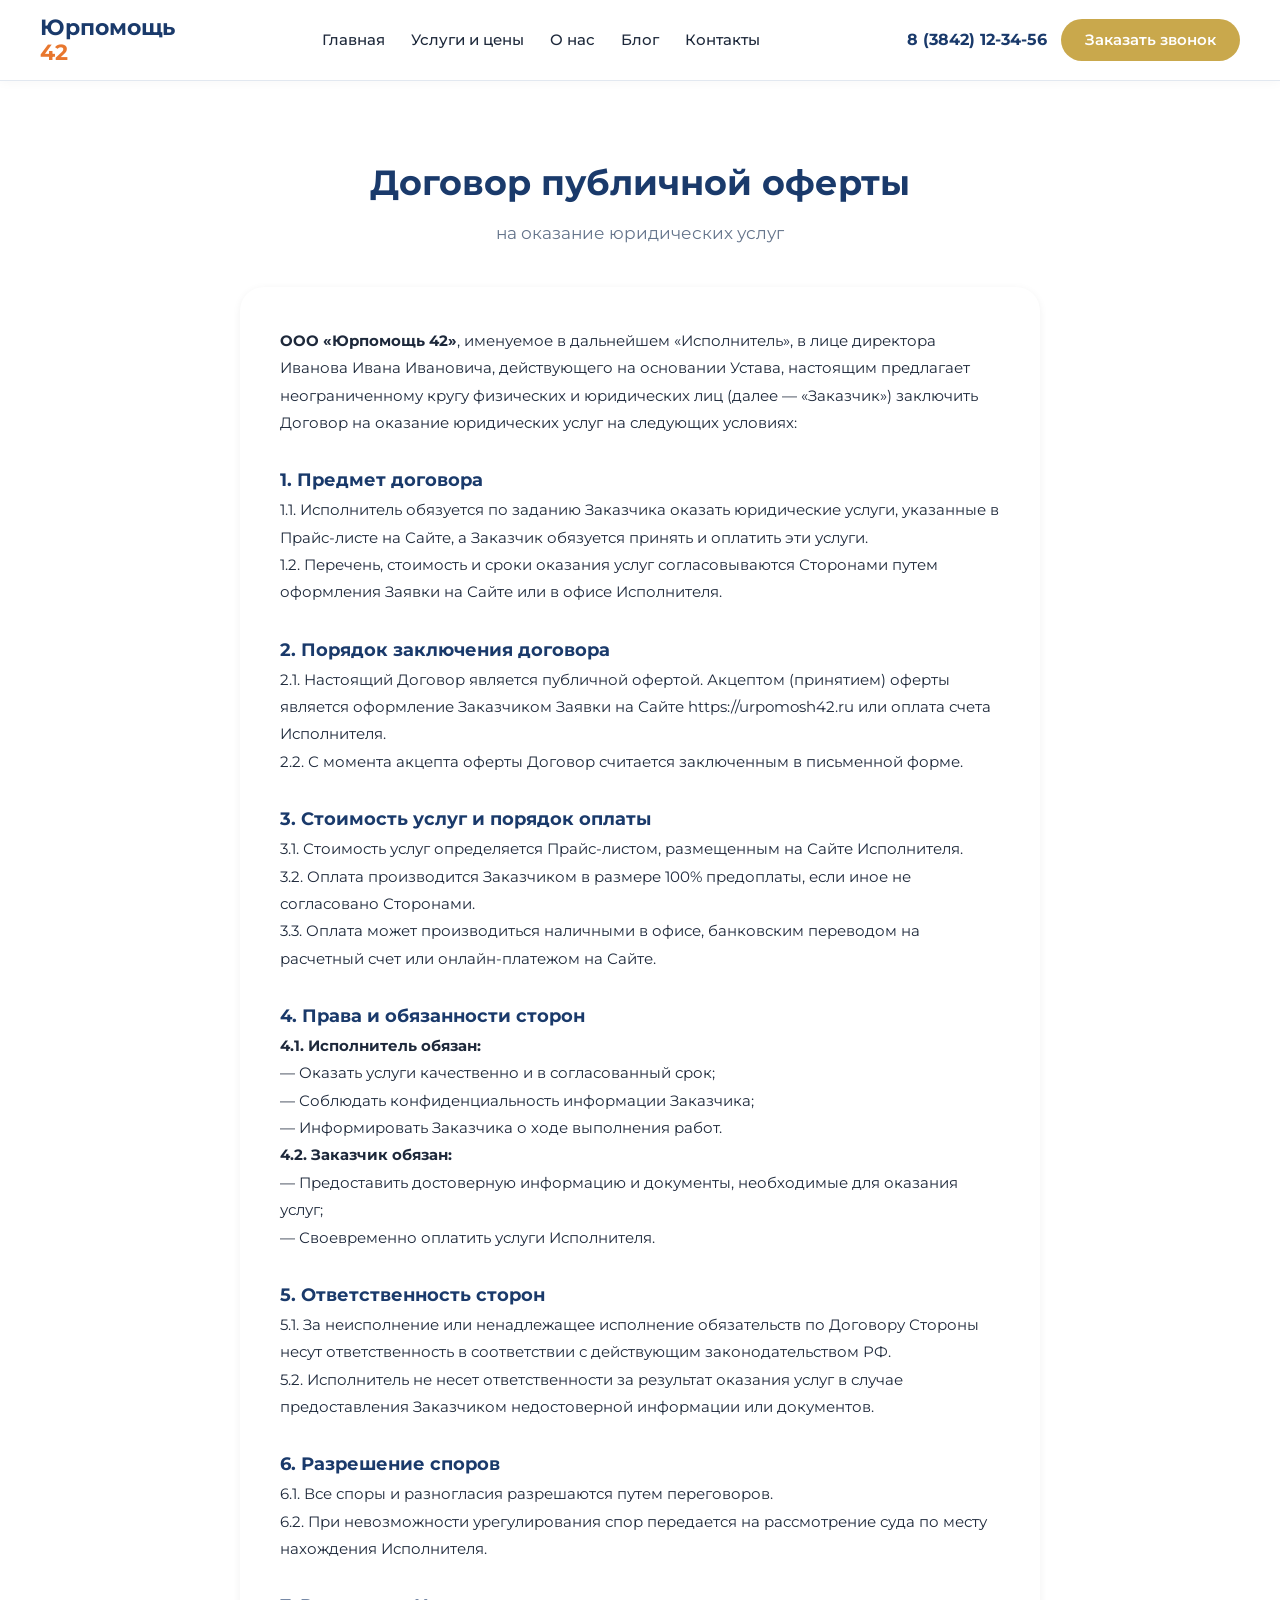
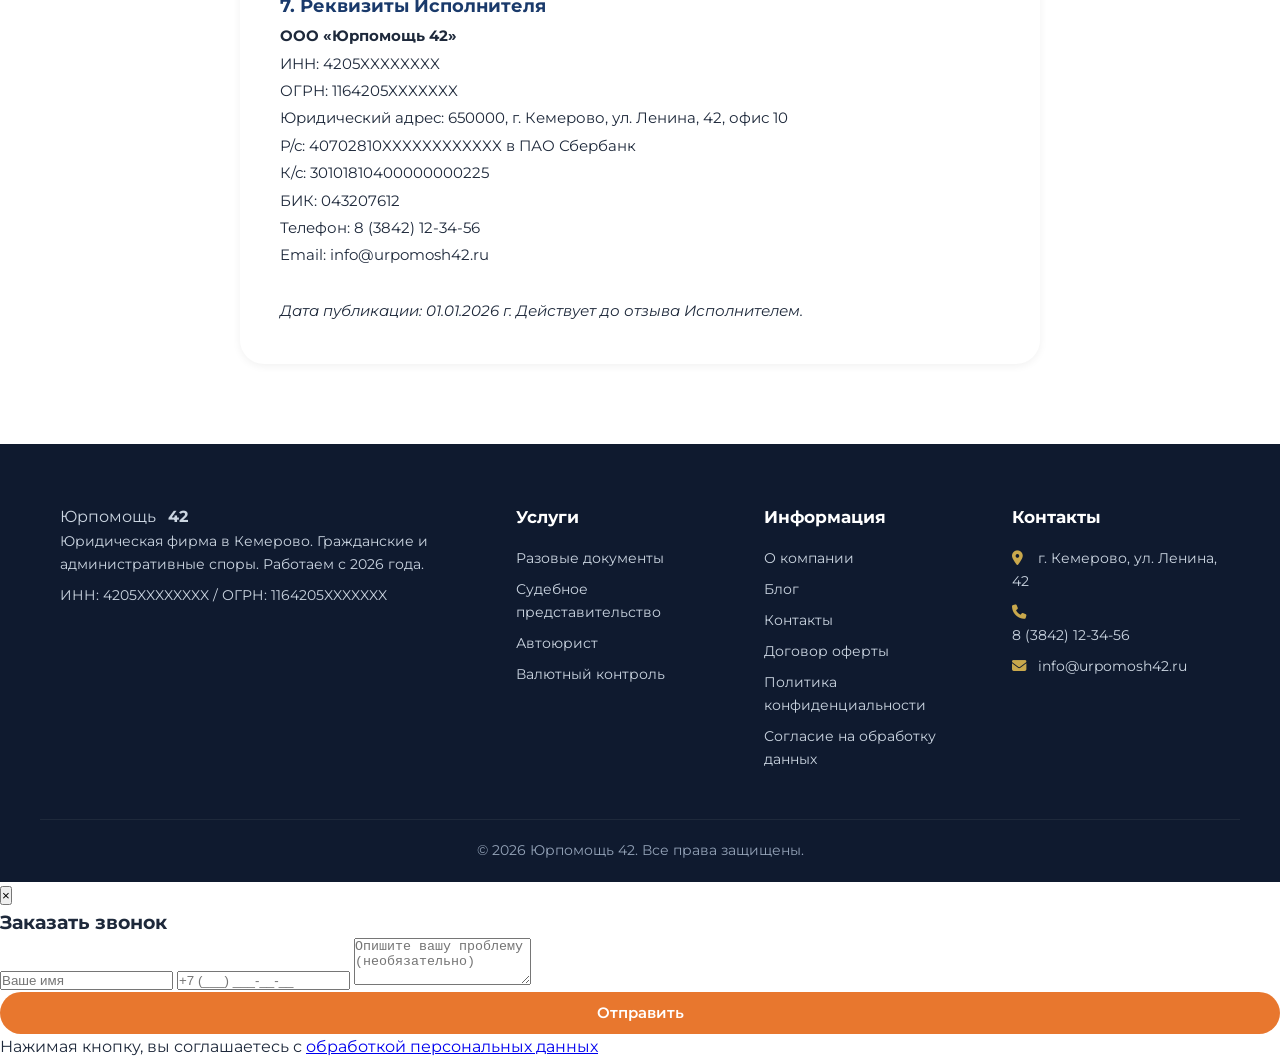
<file: pages/dogovor-oferty.html>
<!DOCTYPE html>
<html lang="ru">
<head>
    <meta charset="UTF-8">
    <meta name="viewport" content="width=device-width, initial-scale=1.0">
    <title>Договор оферты — Юрпомощь 42</title>
    <meta name="description" content="Договор публичной оферты юридической фирмы Юрпомощь 42 в Кемерово. Условия оказания юридических услуг.">
    <link rel="stylesheet" href="../css/style.css">
    <link rel="preconnect" href="https://fonts.googleapis.com">
    <link href="https://fonts.googleapis.com/css2?family=Montserrat:wght@400;500;600;700;800&display=swap" rel="stylesheet">
    <link rel="stylesheet" href="https://cdnjs.cloudflare.com/ajax/libs/font-awesome/6.5.1/css/all.min.css">
</head>
<body>
    <header class="header">
        <div class="container header__inner">
            <a href="../index.html" class="logo">
                <span class="logo__text">Юрпомощь <strong>42</strong></span>
            </a>
            <nav class="nav" id="nav">
                <a href="../index.html" class="nav__link">Главная</a>
                <a href="uslugi.html" class="nav__link">Услуги и цены</a>
                <a href="o-nas.html" class="nav__link">О нас</a>
                <a href="blog.html" class="nav__link">Блог</a>
                <a href="kontakty.html" class="nav__link">Контакты</a>
            </nav>
            <div class="header__contacts">
                <a href="tel:+73842123456" class="header__phone">8 (3842) 12-34-56</a>
                <button class="btn btn--gold btn--callback" id="callbackBtn">Заказать звонок</button>
            </div>
            <button class="burger" id="burger">
                <span></span><span></span><span></span>
            </button>
        </div>
    </header>

    <main>
        <section class="section">
            <div class="container">
                <h1 class="section__title">Договор публичной оферты</h1>
                <p class="section__desc">на оказание юридических услуг</p>
                
                <div style="max-width: 800px; margin: 40px auto 0; background: white; padding: 40px; border-radius: var(--radius-lg); box-shadow: var(--shadow-sm); font-size: 0.95rem; line-height: 1.8;">
                    <p><strong>ООО «Юрпомощь 42»</strong>, именуемое в дальнейшем «Исполнитель», в лице директора Иванова Ивана Ивановича, действующего на основании Устава, настоящим предлагает неограниченному кругу физических и юридических лиц (далее — «Заказчик») заключить Договор на оказание юридических услуг на следующих условиях:</p>

                    <h3 style="margin-top: 28px; color: var(--color-primary);">1. Предмет договора</h3>
                    <p>1.1. Исполнитель обязуется по заданию Заказчика оказать юридические услуги, указанные в Прайс-листе на Сайте, а Заказчик обязуется принять и оплатить эти услуги.</p>
                    <p>1.2. Перечень, стоимость и сроки оказания услуг согласовываются Сторонами путем оформления Заявки на Сайте или в офисе Исполнителя.</p>

                    <h3 style="margin-top: 28px; color: var(--color-primary);">2. Порядок заключения договора</h3>
                    <p>2.1. Настоящий Договор является публичной офертой. Акцептом (принятием) оферты является оформление Заказчиком Заявки на Сайте https://urpomosh42.ru или оплата счета Исполнителя.</p>
                    <p>2.2. С момента акцепта оферты Договор считается заключенным в письменной форме.</p>

                    <h3 style="margin-top: 28px; color: var(--color-primary);">3. Стоимость услуг и порядок оплаты</h3>
                    <p>3.1. Стоимость услуг определяется Прайс-листом, размещенным на Сайте Исполнителя.</p>
                    <p>3.2. Оплата производится Заказчиком в размере 100% предоплаты, если иное не согласовано Сторонами.</p>
                    <p>3.3. Оплата может производиться наличными в офисе, банковским переводом на расчетный счет или онлайн-платежом на Сайте.</p>

                    <h3 style="margin-top: 28px; color: var(--color-primary);">4. Права и обязанности сторон</h3>
                    <p><strong>4.1. Исполнитель обязан:</strong></p>
                    <p>— Оказать услуги качественно и в согласованный срок;</p>
                    <p>— Соблюдать конфиденциальность информации Заказчика;</p>
                    <p>— Информировать Заказчика о ходе выполнения работ.</p>
                    <p><strong>4.2. Заказчик обязан:</strong></p>
                    <p>— Предоставить достоверную информацию и документы, необходимые для оказания услуг;</p>
                    <p>— Своевременно оплатить услуги Исполнителя.</p>

                    <h3 style="margin-top: 28px; color: var(--color-primary);">5. Ответственность сторон</h3>
                    <p>5.1. За неисполнение или ненадлежащее исполнение обязательств по Договору Стороны несут ответственность в соответствии с действующим законодательством РФ.</p>
                    <p>5.2. Исполнитель не несет ответственности за результат оказания услуг в случае предоставления Заказчиком недостоверной информации или документов.</p>

                    <h3 style="margin-top: 28px; color: var(--color-primary);">6. Разрешение споров</h3>
                    <p>6.1. Все споры и разногласия разрешаются путем переговоров.</p>
                    <p>6.2. При невозможности урегулирования спор передается на рассмотрение суда по месту нахождения Исполнителя.</p>

                    <h3 style="margin-top: 28px; color: var(--color-primary);">7. Реквизиты Исполнителя</h3>
                    <p><strong>ООО «Юрпомощь 42»</strong></p>
                    <p>ИНН: 4205XXXXXXXX</p>
                    <p>ОГРН: 1164205XXXXXXX</p>
                    <p>Юридический адрес: 650000, г. Кемерово, ул. Ленина, 42, офис 10</p>
                    <p>Р/с: 40702810XXXXXXXXXXXX в ПАО Сбербанк</p>
                    <p>К/с: 30101810400000000225</p>
                    <p>БИК: 043207612</p>
                    <p>Телефон: 8 (3842) 12-34-56</p>
                    <p>Email: info@urpomosh42.ru</p>

                    <p style="margin-top: 28px;"><em>Дата публикации: 01.01.2026 г. Действует до отзыва Исполнителем.</em></p>
                </div>
            </div>
        </section>
    </main>

    <footer class="footer">
        <div class="container footer__grid">
            <div class="footer__col">
                <div class="logo logo--footer">Юрпомощь <strong>42</strong></div>
                <p>Юридическая фирма в Кемерово. Гражданские и административные споры. Работаем с 2026 года.</p>
                <p>ИНН: 4205XXXXXXXX / ОГРН: 1164205XXXXXXX</p>
            </div>
            <div class="footer__col">
                <h4>Услуги</h4>
                <a href="uslugi.html#documents">Разовые документы</a>
                <a href="uslugi.html#court">Судебное представительство</a>
                <a href="uslugi.html#auto">Автоюрист</a>
                <a href="uslugi.html#currency">Валютный контроль</a>
            </div>
            <div class="footer__col">
                <h4>Информация</h4>
                <a href="o-nas.html">О компании</a>
                <a href="blog.html">Блог</a>
                <a href="kontakty.html">Контакты</a>
                <a href="dogovor-oferty.html">Договор оферты</a>
                <a href="politika-konfidencialnosti.html">Политика конфиденциальности</a>
                <a href="soglasie-na-obrabotku.html">Согласие на обработку данных</a>
            </div>
            <div class="footer__col">
                <h4>Контакты</h4>
                <p><i class="fas fa-map-marker-alt"></i> г. Кемерово, ул. Ленина, 42</p>
                <p><i class="fas fa-phone"></i> <a href="tel:+73842123456">8 (3842) 12-34-56</a></p>
                <p><i class="fas fa-envelope"></i> info@urpomosh42.ru</p>
            </div>
        </div>
        <div class="container footer__bottom">
            <p>© 2026 Юрпомощь 42. Все права защищены.</p>
        </div>
    </footer>

    <div class="modal" id="callbackModal">
        <div class="modal__content">
            <button class="modal__close" id="modalClose">&times;</button>
            <h3>Заказать звонок</h3>
            <form id="callbackForm">
                <input type="text" placeholder="Ваше имя" required>
                <input type="tel" placeholder="+7 (___) ___-__-__" required>
                <textarea placeholder="Опишите вашу проблему (необязательно)" rows="3"></textarea>
                <button type="submit" class="btn btn--accent btn--block">Отправить</button>
                <p class="form__note">Нажимая кнопку, вы соглашаетесь с <a href="soglasie-na-obrabotku.html">обработкой персональных данных</a></p>
            </form>
        </div>
    </div>

    <script src="../js/main.js"></script>
</body>
</html>
</file>
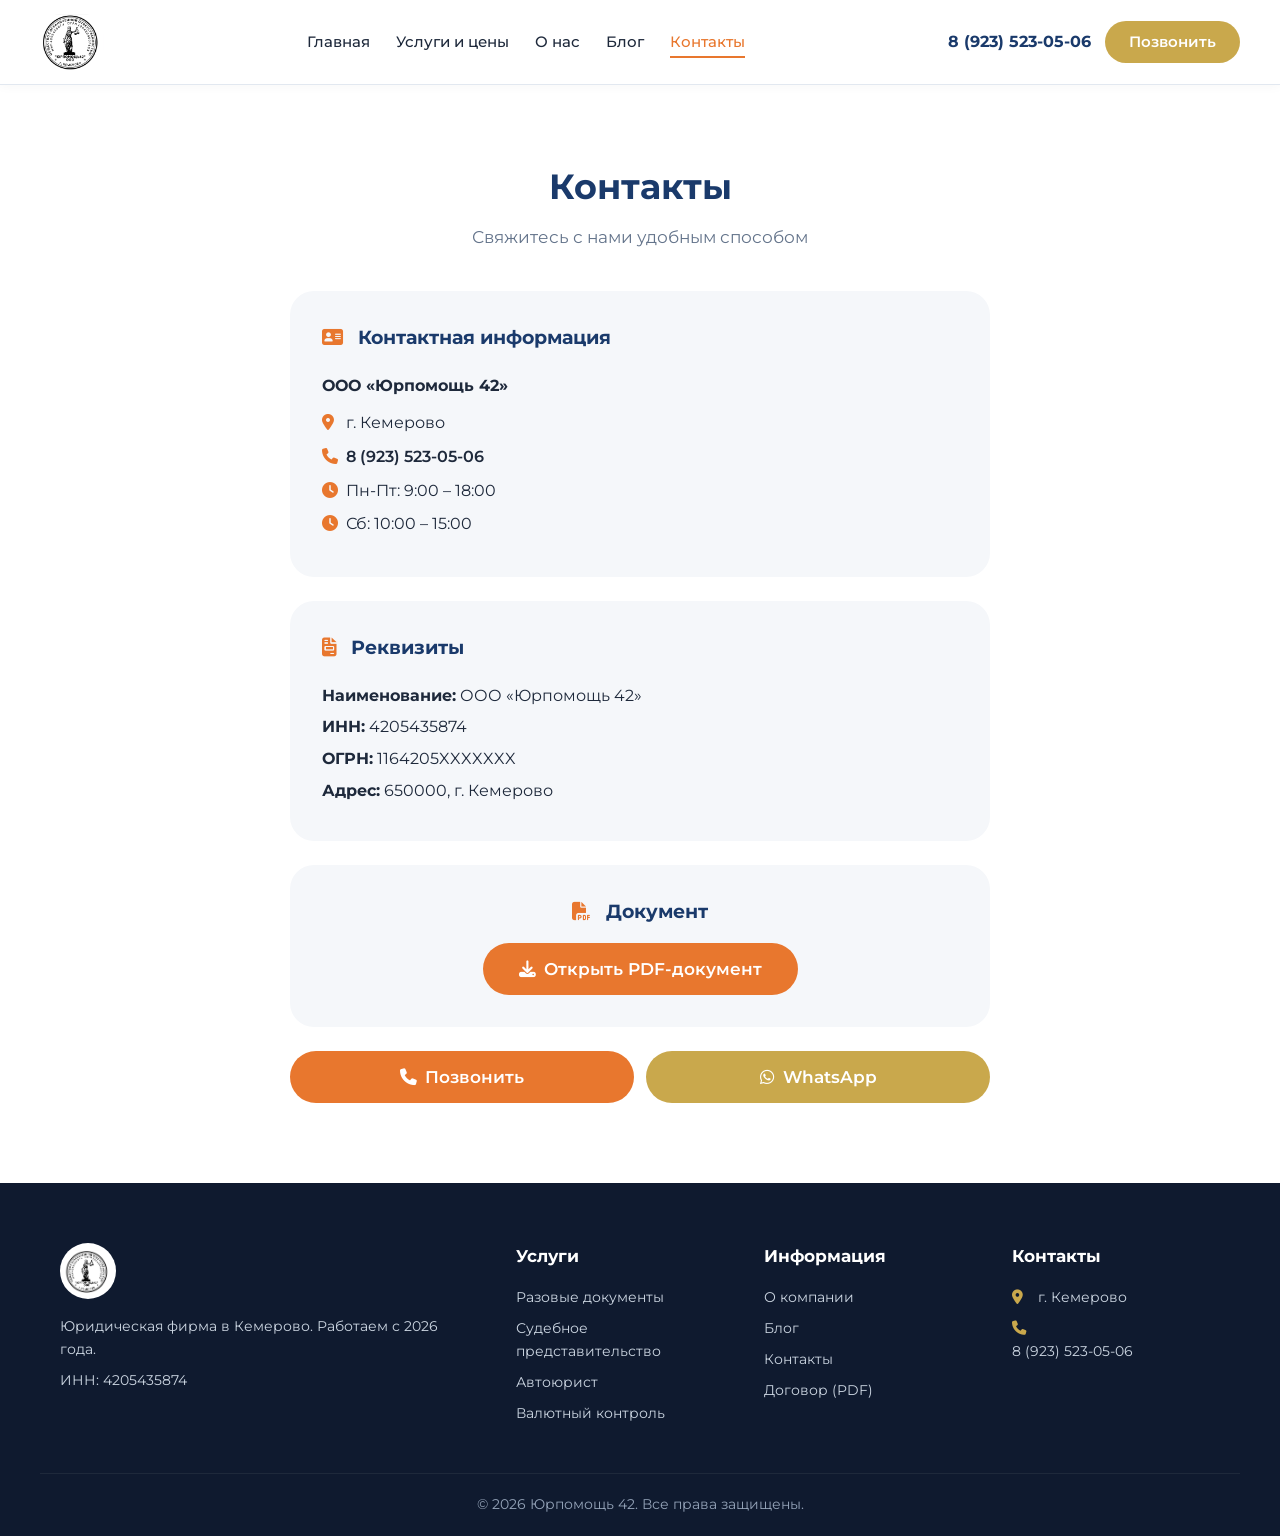
<file: pages/kontakty.html>
<!DOCTYPE html>
<html lang="ru">
<head>
    <meta charset="UTF-8">
    <meta name="viewport" content="width=device-width, initial-scale=1.0">
<!-- Yandex.Metrika counter -->
<script type="text/javascript">
    (function(m,e,t,r,i,k,a){
        m[i]=m[i]||function(){(m[i].a=m[i].a||[]).push(arguments)};
        m[i].l=1*new Date();
        for (var j = 0; j < document.scripts.length; j++) {if (document.scripts[j].src === r) { return; }}
        k=e.createElement(t),a=e.getElementsByTagName(t)[0],k.async=1,k.src=r,a.parentNode.insertBefore(k,a)
    })(window, document,'script','https://mc.yandex.ru/metrika/tag.js?id=113087362', 'ym');

    ym(113087362, 'init', {ssr:true, webvisor:true, clickmap:true, ecommerce:"dataLayer", referrer: document.referrer, url: location.href, accurateTrackBounce:true, trackLinks:true});
</script>
<noscript><div><img src="https://mc.yandex.ru/watch/113087362" style="position:absolute; left:-9999px;" alt="" /></div></noscript>
<!-- /Yandex.Metrika counter -->
    <title>Контакты — Юрпомощь 42 | Юрист в Кемерово</title>
    <meta name="description" content="Контакты юридической фирмы Юрпомощь 42 в Кемерово. Телефон: 8 (923) 523-05-06. Бесплатная консультация юриста.">
    <meta name="keywords" content="контакты юрист Кемерово, телефон юриста Кемерово, юрпомощь 42 контакты, адрес юриста Кемерово">
    <meta name="author" content="Юрпомощь 42">
    <meta name="robots" content="index, follow">

    <link rel="canonical" href="https://lordi-back.github.io/legal-services-website/pages/kontakty.html">

    <meta property="og:type" content="website">
    <meta property="og:title" content="Контакты — Юрпомощь 42">
    <meta property="og:description" content="Телефон: 8 (923) 523-05-06. Юридическая фирма в Кемерово.">
    <meta property="og:url" content="https://lordi-back.github.io/legal-services-website/pages/kontakty.html">
    <meta property="og:image" content="https://lordi-back.github.io/legal-services-website/attachment.png">
    <meta property="og:locale" content="ru_RU">
    <meta property="og:site_name" content="Юрпомощь 42">

    <meta name="twitter:card" content="summary_large_image">
    <meta name="twitter:title" content="Контакты — Юрпомощь 42">
    <meta name="twitter:description" content="Телефон: 8 (923) 523-05-06.">
    <meta name="twitter:image" content="https://lordi-back.github.io/legal-services-website/attachment.png">

    <meta name="geo.region" content="RU-KEM">
    <meta name="geo.placename" content="Кемерово">

    <link rel="icon" type="image/png" href="../attachment.png">
    <link rel="apple-touch-icon" href="../attachment.png">

    <link rel="preconnect" href="https://fonts.googleapis.com">
    <link rel="preconnect" href="https://fonts.gstatic.com" crossorigin>
    <link href="https://fonts.googleapis.com/css2?family=Montserrat:wght@400;500;600;700;800&display=swap" rel="stylesheet">
    <link rel="stylesheet" href="https://cdnjs.cloudflare.com/ajax/libs/font-awesome/6.5.1/css/all.min.css">
    <link rel="stylesheet" href="../css/style.css">

    <!-- Schema.org — ContactPage -->
    <script type="application/ld+json">
    {
      "@context": "https://schema.org",
      "@type": "ContactPage",
      "name": "Контакты Юрпомощь 42",
      "url": "https://lordi-back.github.io/legal-services-website/pages/kontakty.html",
      "mainEntity": {
        "@type": "LegalService",
        "name": "Юрпомощь 42",
        "telephone": "+7-923-523-05-06",
        "email": "info@urpomosh42.ru",
        "address": {
          "@type": "PostalAddress",
          "addressLocality": "Кемерово",
          "addressRegion": "Кемеровская область",
          "addressCountry": "RU"
        }
      }
    }
    </script>
</head>
<body>
    <header class="header">
        <div class="container header__inner">
            <a href="../index.html" class="logo">
                <img src="../attachment.png" alt="Юрпомощь 42" class="logo__img">
            </a>
            <nav class="nav" id="nav">
                <a href="../index.html" class="nav__link">Главная</a>
                <a href="uslugi.html" class="nav__link">Услуги и цены</a>
                <a href="o-nas.html" class="nav__link">О нас</a>
                <a href="blog.html" class="nav__link">Блог</a>
                <a href="kontakty.html" class="nav__link active">Контакты</a>
            </nav>
            <div class="header__contacts">
                <a href="tel:+79235230506" class="header__phone">8 (923) 523-05-06</a>
                <a href="tel:+79235230506" class="btn btn--gold">Позвонить</a>
            </div>
            <button class="burger" id="burger">
                <span></span><span></span><span></span>
            </button>
        </div>
    </header>

    <main>
        <section class="section">
            <div class="container">
                <h1 class="section__title">Контакты</h1>
                <p class="section__desc">Свяжитесь с нами удобным способом</p>
                
                <div style="max-width: 700px; margin: 40px auto 0;">
                    <div style="background: var(--color-light-gray); padding: 32px; border-radius: var(--radius-lg); margin-bottom: 24px;">
                        <h3 style="margin-bottom: 20px; color: var(--color-primary);">
                            <i class="fas fa-address-card" style="color: var(--color-accent); margin-right: 10px;"></i>
                            Контактная информация
                        </h3>
                        <p style="margin-bottom: 12px;"><strong>ООО «Юрпомощь 42»</strong></p>
                        <p style="margin-bottom: 8px;"><i class="fas fa-map-marker-alt" style="color: var(--color-accent); width: 20px;"></i> г. Кемерово</p>
                        <p style="margin-bottom: 8px;"><i class="fas fa-phone" style="color: var(--color-accent); width: 20px;"></i> <a href="tel:+79235230506" style="color: var(--color-text); text-decoration: none; font-weight: 600;">8 (923) 523-05-06</a></p>
                        <p style="margin-bottom: 8px;"><i class="fas fa-clock" style="color: var(--color-accent); width: 20px;"></i> Пн-Пт: 9:00 – 18:00</p>
                        <p style="margin-bottom: 8px;"><i class="fas fa-clock" style="color: var(--color-accent); width: 20px;"></i> Сб: 10:00 – 15:00</p>
                    </div>

                    <div style="background: var(--color-light-gray); padding: 32px; border-radius: var(--radius-lg); margin-bottom: 24px;">
                        <h3 style="margin-bottom: 20px; color: var(--color-primary);">
                            <i class="fas fa-file-invoice" style="color: var(--color-accent); margin-right: 10px;"></i>
                            Реквизиты
                        </h3>
                        <p style="margin-bottom: 6px;"><strong>Наименование:</strong> ООО «Юрпомощь 42»</p>
                        <p style="margin-bottom: 6px;"><strong>ИНН:</strong> 4205435874</p>
                        <p style="margin-bottom: 6px;"><strong>ОГРН:</strong> 1164205XXXXXXX</p>
                        <p style="margin-bottom: 6px;"><strong>Адрес:</strong> 650000, г. Кемерово</p>
                    </div>

                    <div style="background: var(--color-light-gray); padding: 32px; border-radius: var(--radius-lg); margin-bottom: 24px; text-align: center;">
                        <h3 style="margin-bottom: 16px; color: var(--color-primary);">
                            <i class="fas fa-file-pdf" style="color: var(--color-accent); margin-right: 10px;"></i>
                            Документ
                        </h3>
                        <a href="../4205435874_11082026.pdf" target="_blank" class="btn btn--accent btn--lg">
                            <i class="fas fa-download"></i> Открыть PDF-документ
                        </a>
                    </div>

                    <div style="display: flex; gap: 12px;">
                        <a href="tel:+79235230506" class="btn btn--accent btn--lg" style="flex: 1;">
                            <i class="fas fa-phone"></i> Позвонить
                        </a>
                        <a href="https://wa.me/79235230506" target="_blank" class="btn btn--gold btn--lg" style="flex: 1;">
                            <i class="fab fa-whatsapp"></i> WhatsApp
                        </a>
                    </div>
                </div>
            </div>
        </section>
    </main>

    <footer class="footer">
        <div class="container footer__grid">
            <div class="footer__col">
                <img src="../attachment.png" alt="Юрпомощь 42" class="logo__img logo__img--footer">
                <p>Юридическая фирма в Кемерово. Работаем с 2026 года.</p>
                <p>ИНН: 4205435874</p>
            </div>
            <div class="footer__col">
                <h4>Услуги</h4>
                <a href="uslugi.html#documents">Разовые документы</a>
                <a href="uslugi.html#court">Судебное представительство</a>
                <a href="uslugi.html#auto">Автоюрист</a>
                <a href="uslugi.html#currency">Валютный контроль</a>
            </div>
            <div class="footer__col">
                <h4>Информация</h4>
                <a href="o-nas.html">О компании</a>
                <a href="blog.html">Блог</a>
                <a href="kontakty.html">Контакты</a>
                <a href="../4205435874_11082026.pdf" target="_blank">Договор (PDF)</a>
            </div>
            <div class="footer__col">
                <h4>Контакты</h4>
                <p><i class="fas fa-map-marker-alt"></i> г. Кемерово</p>
                <p><i class="fas fa-phone"></i> <a href="tel:+79235230506">8 (923) 523-05-06</a></p>
            </div>
        </div>
        <div class="container footer__bottom">
            <p>© 2026 Юрпомощь 42. Все права защищены.</p>
        </div>
    </footer>

    <script src="../js/main.js"></script>
</body>
</html>
</file>
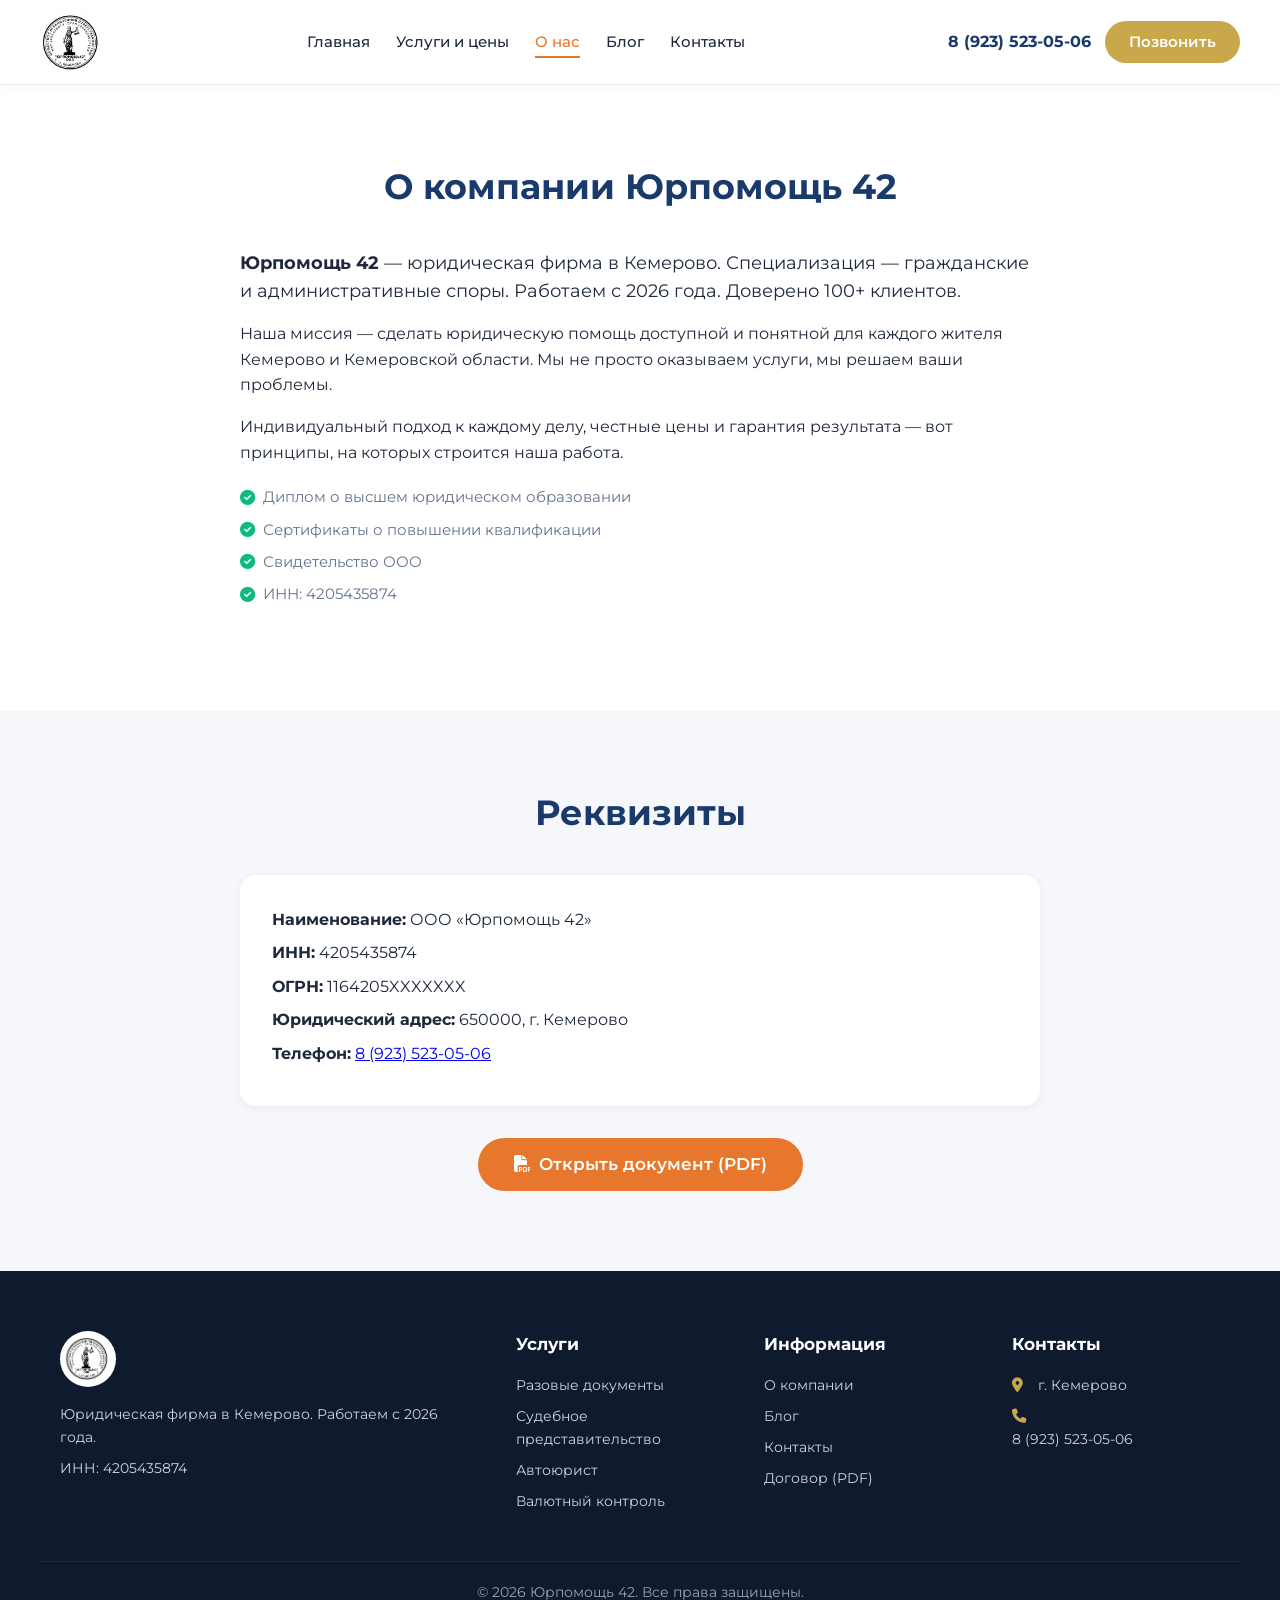
<file: pages/o-nas.html>
<!DOCTYPE html>
<html lang="ru">
<head>
    <meta charset="UTF-8">
    <meta name="viewport" content="width=device-width, initial-scale=1.0">
<!-- Yandex.Metrika counter -->
<script type="text/javascript">
    (function(m,e,t,r,i,k,a){
        m[i]=m[i]||function(){(m[i].a=m[i].a||[]).push(arguments)};
        m[i].l=1*new Date();
        for (var j = 0; j < document.scripts.length; j++) {if (document.scripts[j].src === r) { return; }}
        k=e.createElement(t),a=e.getElementsByTagName(t)[0],k.async=1,k.src=r,a.parentNode.insertBefore(k,a)
    })(window, document,'script','https://mc.yandex.ru/metrika/tag.js?id=113087362', 'ym');

    ym(113087362, 'init', {ssr:true, webvisor:true, clickmap:true, ecommerce:"dataLayer", referrer: document.referrer, url: location.href, accurateTrackBounce:true, trackLinks:true});
</script>
<noscript><div><img src="https://mc.yandex.ru/watch/113087362" style="position:absolute; left:-9999px;" alt="" /></div></noscript>
<!-- /Yandex.Metrika counter -->
    <title>О компании — Юрпомощь 42 | Юридическая фирма в Кемерово</title>
    <meta name="description" content="Юрпомощь 42 — юридическая фирма в Кемерово. Специализация — гражданские и административные споры. Работаем с 2026 года. Доверено 100+ клиентов.">
    <meta name="keywords" content="юридическая фирма Кемерово, юрпомощь 42, о компании, юристы Кемерово, опытные юристы">
    <meta name="author" content="Юрпомощь 42">
    <meta name="robots" content="index, follow">

    <link rel="canonical" href="https://lordi-back.github.io/legal-services-website/pages/o-nas.html">

    <meta property="og:type" content="website">
    <meta property="og:title" content="О компании — Юрпомощь 42">
    <meta property="og:description" content="Юридическая фирма в Кемерово. Гражданские и административные споры. Работаем с 2026 года.">
    <meta property="og:url" content="https://lordi-back.github.io/legal-services-website/pages/o-nas.html">
    <meta property="og:image" content="https://lordi-back.github.io/legal-services-website/attachment.png">
    <meta property="og:locale" content="ru_RU">
    <meta property="og:site_name" content="Юрпомощь 42">

    <meta name="twitter:card" content="summary_large_image">
    <meta name="twitter:title" content="О компании — Юрпомощь 42">
    <meta name="twitter:description" content="Юридическая фирма в Кемерово. Работаем с 2026 года.">
    <meta name="twitter:image" content="https://lordi-back.github.io/legal-services-website/attachment.png">

    <meta name="geo.region" content="RU-KEM">
    <meta name="geo.placename" content="Кемерово">

    <link rel="icon" type="image/png" href="../attachment.png">
    <link rel="apple-touch-icon" href="../attachment.png">

    <link rel="preconnect" href="https://fonts.googleapis.com">
    <link rel="preconnect" href="https://fonts.gstatic.com" crossorigin>
    <link href="https://fonts.googleapis.com/css2?family=Montserrat:wght@400;500;600;700;800&display=swap" rel="stylesheet">
    <link rel="stylesheet" href="https://cdnjs.cloudflare.com/ajax/libs/font-awesome/6.5.1/css/all.min.css">
    <link rel="stylesheet" href="../css/style.css">

    <!-- Schema.org — AboutPage -->
    <script type="application/ld+json">
    {
      "@context": "https://schema.org",
      "@type": "AboutPage",
      "name": "О компании Юрпомощь 42",
      "url": "https://lordi-back.github.io/legal-services-website/pages/o-nas.html",
      "mainEntity": {
        "@type": "LegalService",
        "name": "Юрпомощь 42",
        "foundingDate": "2026",
        "telephone": "+7-923-523-05-06",
        "address": {
          "@type": "PostalAddress",
          "addressLocality": "Кемерово",
          "addressCountry": "RU"
        }
      }
    }
    </script>
</head>
<body>
    <header class="header">
        <div class="container header__inner">
            <a href="../index.html" class="logo">
                <img src="../attachment.png" alt="Юрпомощь 42" class="logo__img">
            </a>
            <nav class="nav" id="nav">
                <a href="../index.html" class="nav__link">Главная</a>
                <a href="uslugi.html" class="nav__link">Услуги и цены</a>
                <a href="o-nas.html" class="nav__link active">О нас</a>
                <a href="blog.html" class="nav__link">Блог</a>
                <a href="kontakty.html" class="nav__link">Контакты</a>
            </nav>
            <div class="header__contacts">
                <a href="tel:+79235230506" class="header__phone">8 (923) 523-05-06</a>
                <a href="tel:+79235230506" class="btn btn--gold">Позвонить</a>
            </div>
            <button class="burger" id="burger">
                <span></span><span></span><span></span>
            </button>
        </div>
    </header>

    <main>
        <section class="section">
            <div class="container">
                <h1 class="section__title">О компании Юрпомощь 42</h1>
                <div style="max-width: 800px; margin: 40px auto 0;">
                    <p style="font-size: 1.1rem; margin-bottom: 16px;">
                        <strong>Юрпомощь 42</strong> — юридическая фирма в Кемерово. Специализация — гражданские и административные споры. 
                        Работаем с 2026 года. Доверено 100+ клиентов.
                    </p>
                    <p style="margin-bottom: 16px;">
                        Наша миссия — сделать юридическую помощь доступной и понятной для каждого жителя Кемерово и Кемеровской области. 
                        Мы не просто оказываем услуги, мы решаем ваши проблемы.
                    </p>
                    <p style="margin-bottom: 20px;">
                        Индивидуальный подход к каждому делу, честные цены и гарантия результата — вот принципы, на которых строится наша работа.
                    </p>
                    <div class="about__docs">
                        <span><i class="fas fa-check-circle"></i> Диплом о высшем юридическом образовании</span>
                        <span><i class="fas fa-check-circle"></i> Сертификаты о повышении квалификации</span>
                        <span><i class="fas fa-check-circle"></i> Свидетельство ООО</span>
                        <span><i class="fas fa-check-circle"></i> ИНН: 4205435874</span>
                    </div>
                </div>
            </div>
        </section>

        <!-- Реквизиты -->
        <section class="section section--gray">
            <div class="container">
                <h2 class="section__title">Реквизиты</h2>
                <div style="max-width: 800px; margin: 40px auto 0; background: white; padding: 32px; border-radius: var(--radius-md); box-shadow: var(--shadow-sm);">
                    <p style="margin-bottom: 8px;"><strong>Наименование:</strong> ООО «Юрпомощь 42»</p>
                    <p style="margin-bottom: 8px;"><strong>ИНН:</strong> 4205435874</p>
                    <p style="margin-bottom: 8px;"><strong>ОГРН:</strong> 1164205XXXXXXX</p>
                    <p style="margin-bottom: 8px;"><strong>Юридический адрес:</strong> 650000, г. Кемерово</p>
                    <p style="margin-bottom: 8px;"><strong>Телефон:</strong> <a href="tel:+79235230506">8 (923) 523-05-06</a></p>
                </div>
                <div style="text-align: center; margin-top: 32px;">
                    <a href="../4205435874_11082026.pdf" target="_blank" class="btn btn--accent btn--lg">
                        <i class="fas fa-file-pdf"></i> Открыть документ (PDF)
                    </a>
                </div>
            </div>
        </section>
    </main>

    <footer class="footer">
        <div class="container footer__grid">
            <div class="footer__col">
                <img src="../attachment.png" alt="Юрпомощь 42" class="logo__img logo__img--footer">
                <p>Юридическая фирма в Кемерово. Работаем с 2026 года.</p>
                <p>ИНН: 4205435874</p>
            </div>
            <div class="footer__col">
                <h4>Услуги</h4>
                <a href="uslugi.html#documents">Разовые документы</a>
                <a href="uslugi.html#court">Судебное представительство</a>
                <a href="uslugi.html#auto">Автоюрист</a>
                <a href="uslugi.html#currency">Валютный контроль</a>
            </div>
            <div class="footer__col">
                <h4>Информация</h4>
                <a href="o-nas.html">О компании</a>
                <a href="blog.html">Блог</a>
                <a href="kontakty.html">Контакты</a>
                <a href="../4205435874_11082026.pdf" target="_blank">Договор (PDF)</a>
            </div>
            <div class="footer__col">
                <h4>Контакты</h4>
                <p><i class="fas fa-map-marker-alt"></i> г. Кемерово</p>
                <p><i class="fas fa-phone"></i> <a href="tel:+79235230506">8 (923) 523-05-06</a></p>
            </div>
        </div>
        <div class="container footer__bottom">
            <p>© 2026 Юрпомощь 42. Все права защищены.</p>
        </div>
    </footer>

    <script src="../js/main.js"></script>
</body>
</html>
</file>
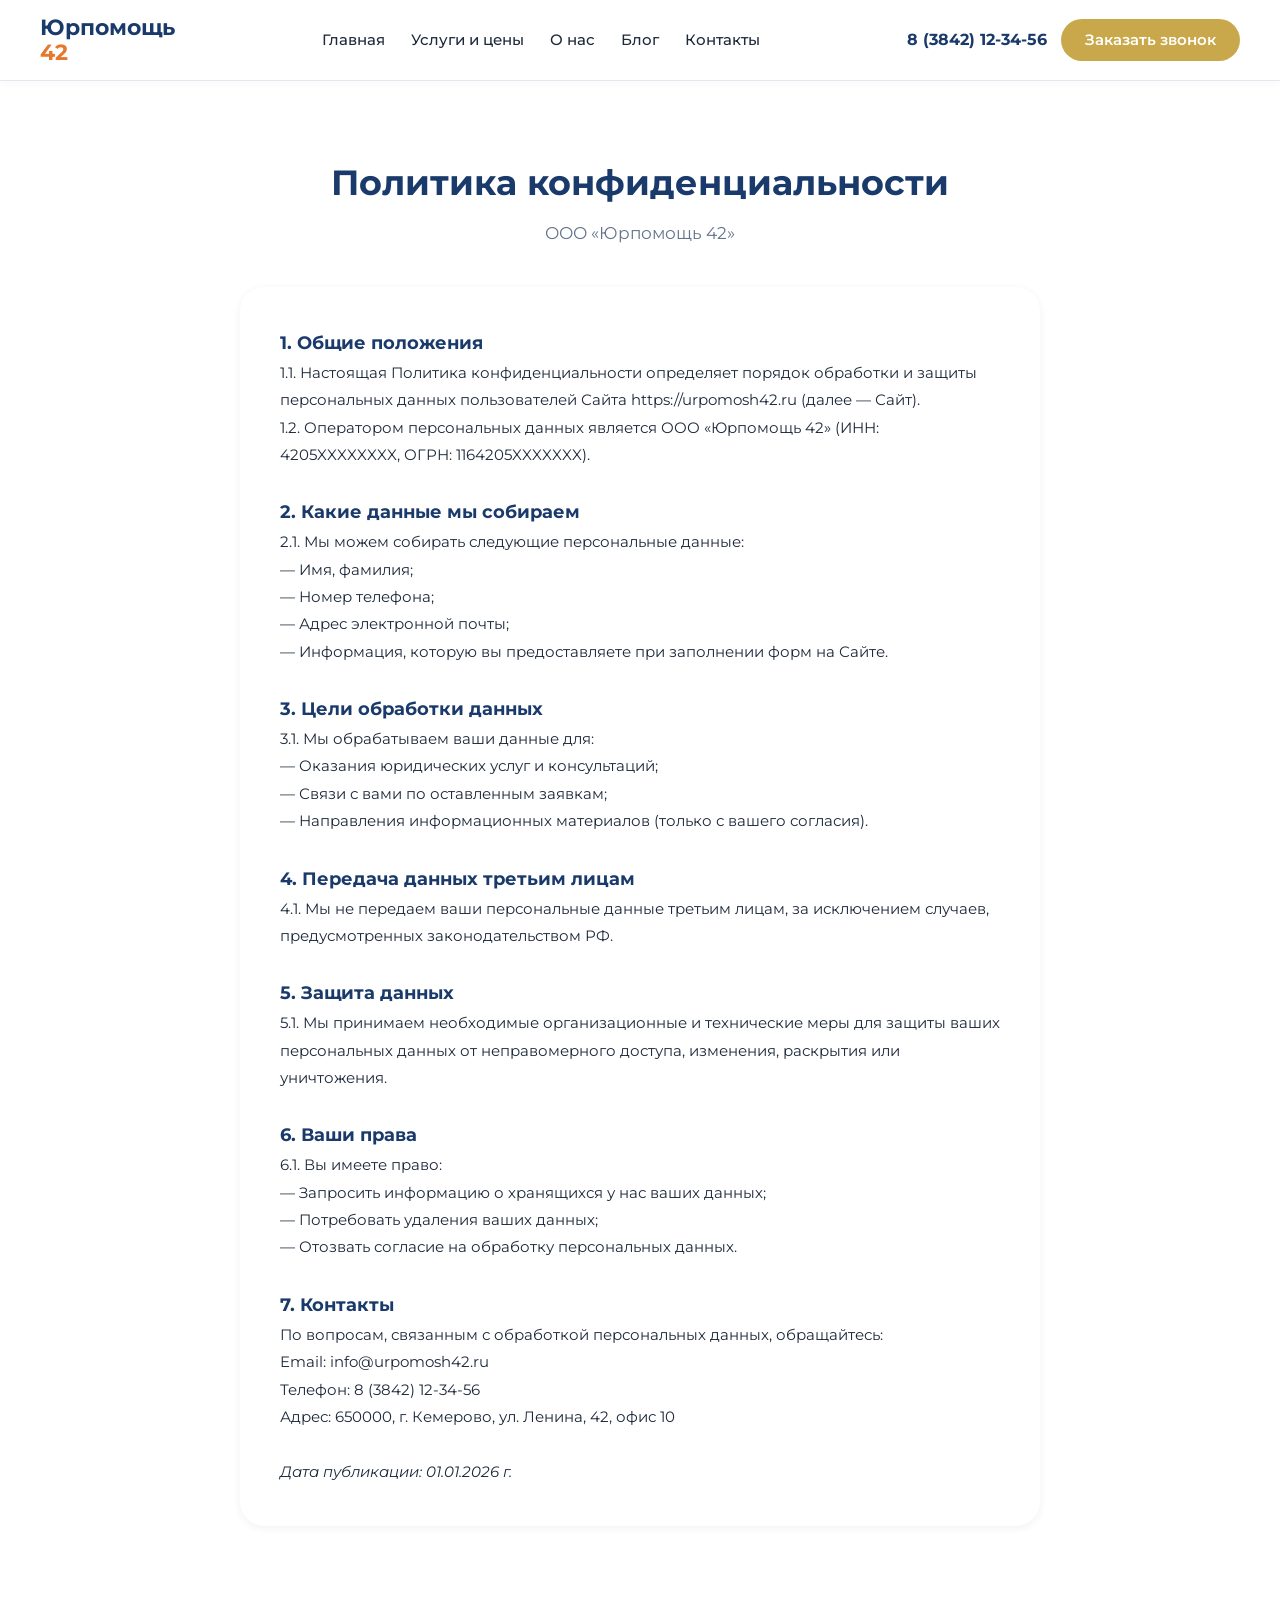
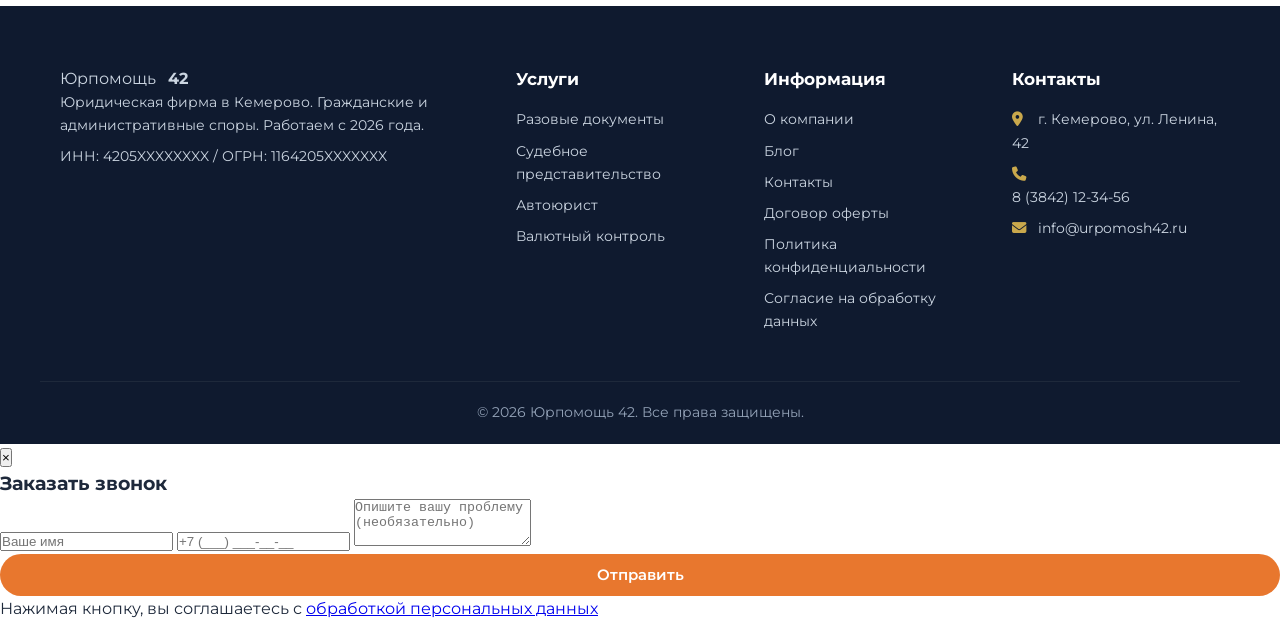
<file: pages/politika-konfidencialnosti.html>
<!DOCTYPE html>
<html lang="ru">
<head>
    <meta charset="UTF-8">
    <meta name="viewport" content="width=device-width, initial-scale=1.0">
    <title>Политика конфиденциальности — Юрпомощь 42</title>
    <meta name="description" content="Политика конфиденциальности юридической фирмы Юрпомощь 42. Как мы собираем и обрабатываем персональные данные клиентов.">
    <link rel="stylesheet" href="../css/style.css">
    <link rel="preconnect" href="https://fonts.googleapis.com">
    <link href="https://fonts.googleapis.com/css2?family=Montserrat:wght@400;500;600;700;800&display=swap" rel="stylesheet">
    <link rel="stylesheet" href="https://cdnjs.cloudflare.com/ajax/libs/font-awesome/6.5.1/css/all.min.css">
</head>
<body>
    <header class="header">
        <div class="container header__inner">
            <a href="../index.html" class="logo">
                <span class="logo__text">Юрпомощь <strong>42</strong></span>
            </a>
            <nav class="nav" id="nav">
                <a href="../index.html" class="nav__link">Главная</a>
                <a href="uslugi.html" class="nav__link">Услуги и цены</a>
                <a href="o-nas.html" class="nav__link">О нас</a>
                <a href="blog.html" class="nav__link">Блог</a>
                <a href="kontakty.html" class="nav__link">Контакты</a>
            </nav>
            <div class="header__contacts">
                <a href="tel:+73842123456" class="header__phone">8 (3842) 12-34-56</a>
                <button class="btn btn--gold btn--callback" id="callbackBtn">Заказать звонок</button>
            </div>
            <button class="burger" id="burger">
                <span></span><span></span><span></span>
            </button>
        </div>
    </header>

    <main>
        <section class="section">
            <div class="container">
                <h1 class="section__title">Политика конфиденциальности</h1>
                <p class="section__desc">ООО «Юрпомощь 42»</p>
                
                <div style="max-width: 800px; margin: 40px auto 0; background: white; padding: 40px; border-radius: var(--radius-lg); box-shadow: var(--shadow-sm); font-size: 0.95rem; line-height: 1.8;">
                    <h3 style="color: var(--color-primary);">1. Общие положения</h3>
                    <p>1.1. Настоящая Политика конфиденциальности определяет порядок обработки и защиты персональных данных пользователей Сайта https://urpomosh42.ru (далее — Сайт).</p>
                    <p>1.2. Оператором персональных данных является ООО «Юрпомощь 42» (ИНН: 4205XXXXXXXX, ОГРН: 1164205XXXXXXX).</p>

                    <h3 style="color: var(--color-primary); margin-top: 28px;">2. Какие данные мы собираем</h3>
                    <p>2.1. Мы можем собирать следующие персональные данные:</p>
                    <p>— Имя, фамилия;</p>
                    <p>— Номер телефона;</p>
                    <p>— Адрес электронной почты;</p>
                    <p>— Информация, которую вы предоставляете при заполнении форм на Сайте.</p>

                    <h3 style="color: var(--color-primary); margin-top: 28px;">3. Цели обработки данных</h3>
                    <p>3.1. Мы обрабатываем ваши данные для:</p>
                    <p>— Оказания юридических услуг и консультаций;</p>
                    <p>— Связи с вами по оставленным заявкам;</p>
                    <p>— Направления информационных материалов (только с вашего согласия).</p>

                    <h3 style="color: var(--color-primary); margin-top: 28px;">4. Передача данных третьим лицам</h3>
                    <p>4.1. Мы не передаем ваши персональные данные третьим лицам, за исключением случаев, предусмотренных законодательством РФ.</p>

                    <h3 style="color: var(--color-primary); margin-top: 28px;">5. Защита данных</h3>
                    <p>5.1. Мы принимаем необходимые организационные и технические меры для защиты ваших персональных данных от неправомерного доступа, изменения, раскрытия или уничтожения.</p>

                    <h3 style="color: var(--color-primary); margin-top: 28px;">6. Ваши права</h3>
                    <p>6.1. Вы имеете право:</p>
                    <p>— Запросить информацию о хранящихся у нас ваших данных;</p>
                    <p>— Потребовать удаления ваших данных;</p>
                    <p>— Отозвать согласие на обработку персональных данных.</p>

                    <h3 style="color: var(--color-primary); margin-top: 28px;">7. Контакты</h3>
                    <p>По вопросам, связанным с обработкой персональных данных, обращайтесь:</p>
                    <p>Email: info@urpomosh42.ru</p>
                    <p>Телефон: 8 (3842) 12-34-56</p>
                    <p>Адрес: 650000, г. Кемерово, ул. Ленина, 42, офис 10</p>

                    <p style="margin-top: 28px;"><em>Дата публикации: 01.01.2026 г.</em></p>
                </div>
            </div>
        </section>
    </main>

    <footer class="footer">
        <div class="container footer__grid">
            <div class="footer__col">
                <div class="logo logo--footer">Юрпомощь <strong>42</strong></div>
                <p>Юридическая фирма в Кемерово. Гражданские и административные споры. Работаем с 2026 года.</p>
                <p>ИНН: 4205XXXXXXXX / ОГРН: 1164205XXXXXXX</p>
            </div>
            <div class="footer__col">
                <h4>Услуги</h4>
                <a href="uslugi.html#documents">Разовые документы</a>
                <a href="uslugi.html#court">Судебное представительство</a>
                <a href="uslugi.html#auto">Автоюрист</a>
                <a href="uslugi.html#currency">Валютный контроль</a>
            </div>
            <div class="footer__col">
                <h4>Информация</h4>
                <a href="o-nas.html">О компании</a>
                <a href="blog.html">Блог</a>
                <a href="kontakty.html">Контакты</a>
                <a href="dogovor-oferty.html">Договор оферты</a>
                <a href="politika-konfidencialnosti.html">Политика конфиденциальности</a>
                <a href="soglasie-na-obrabotku.html">Согласие на обработку данных</a>
            </div>
            <div class="footer__col">
                <h4>Контакты</h4>
                <p><i class="fas fa-map-marker-alt"></i> г. Кемерово, ул. Ленина, 42</p>
                <p><i class="fas fa-phone"></i> <a href="tel:+73842123456">8 (3842) 12-34-56</a></p>
                <p><i class="fas fa-envelope"></i> info@urpomosh42.ru</p>
            </div>
        </div>
        <div class="container footer__bottom">
            <p>© 2026 Юрпомощь 42. Все права защищены.</p>
        </div>
    </footer>

    <div class="modal" id="callbackModal">
        <div class="modal__content">
            <button class="modal__close" id="modalClose">&times;</button>
            <h3>Заказать звонок</h3>
            <form id="callbackForm">
                <input type="text" placeholder="Ваше имя" required>
                <input type="tel" placeholder="+7 (___) ___-__-__" required>
                <textarea placeholder="Опишите вашу проблему (необязательно)" rows="3"></textarea>
                <button type="submit" class="btn btn--accent btn--block">Отправить</button>
                <p class="form__note">Нажимая кнопку, вы соглашаетесь с <a href="soglasie-na-obrabotku.html">обработкой персональных данных</a></p>
            </form>
        </div>
    </div>

    <script src="../js/main.js"></script>
</body>
</html>
</file>
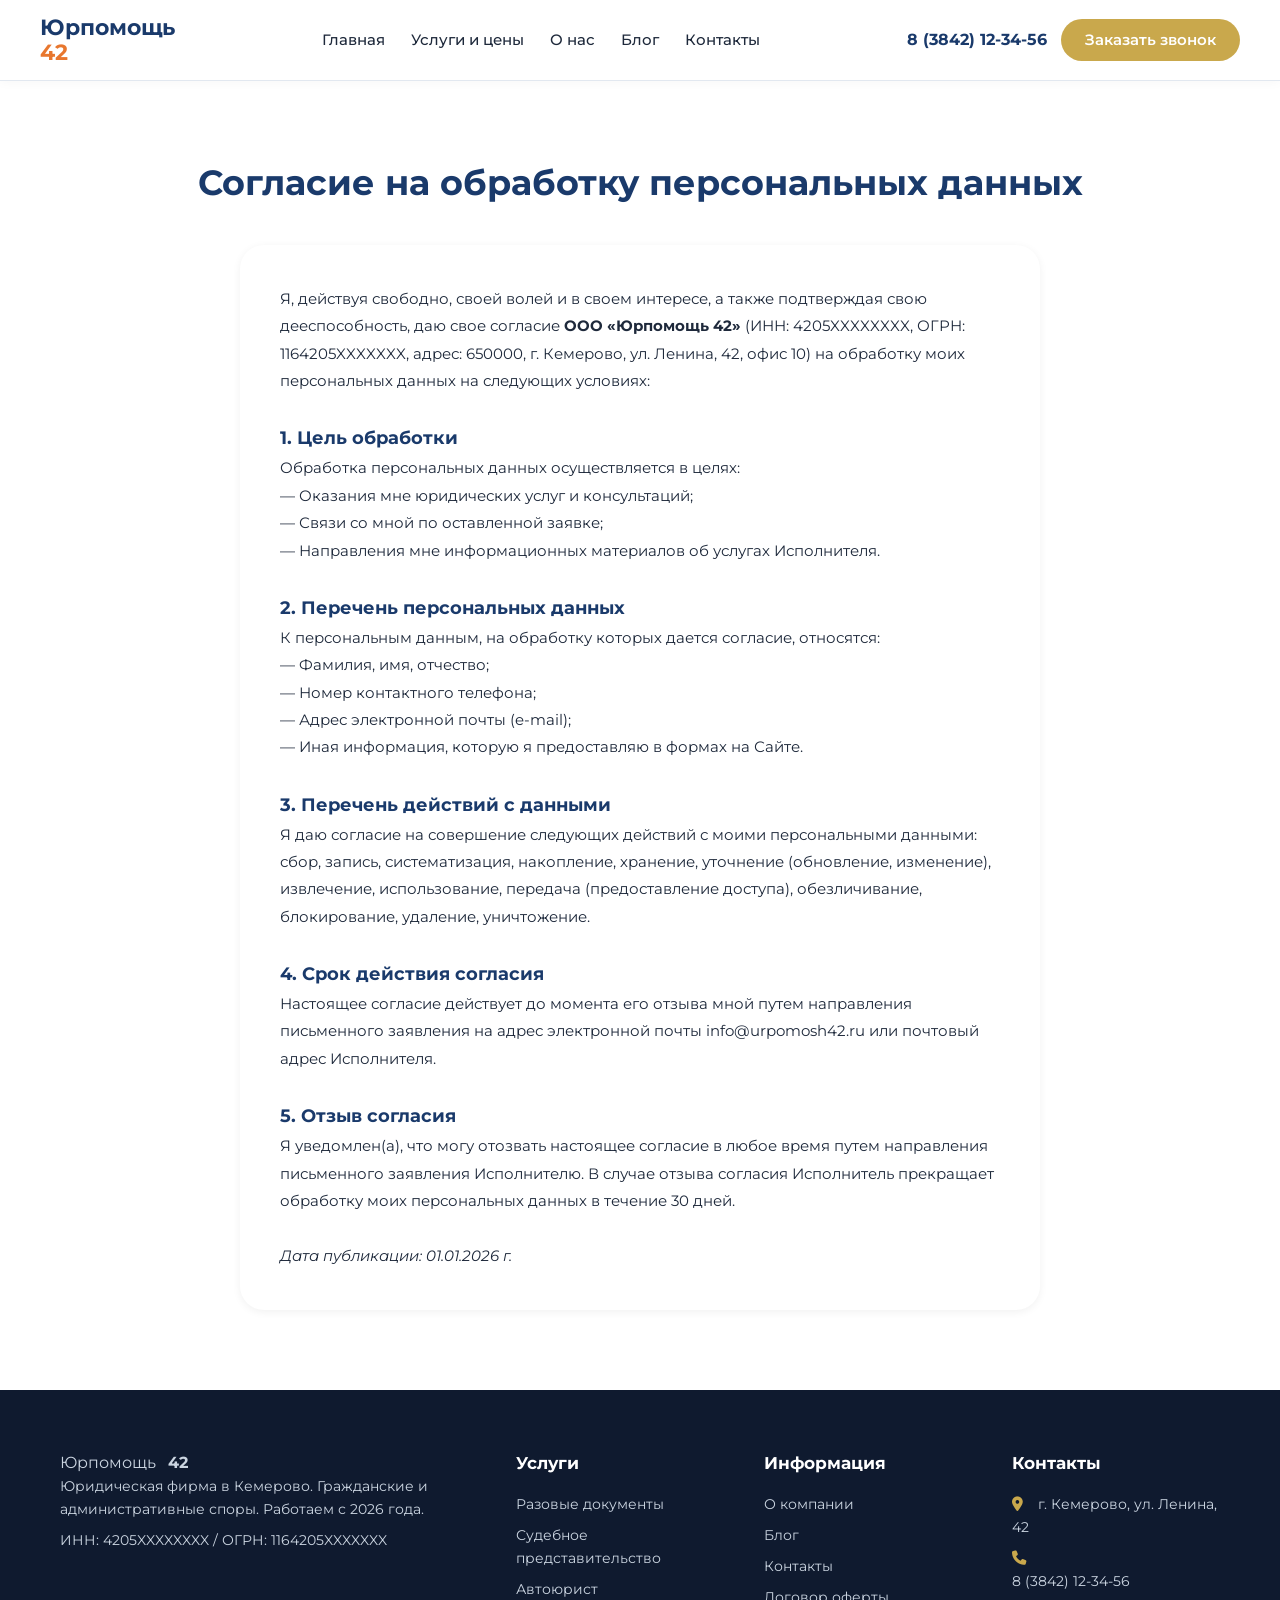
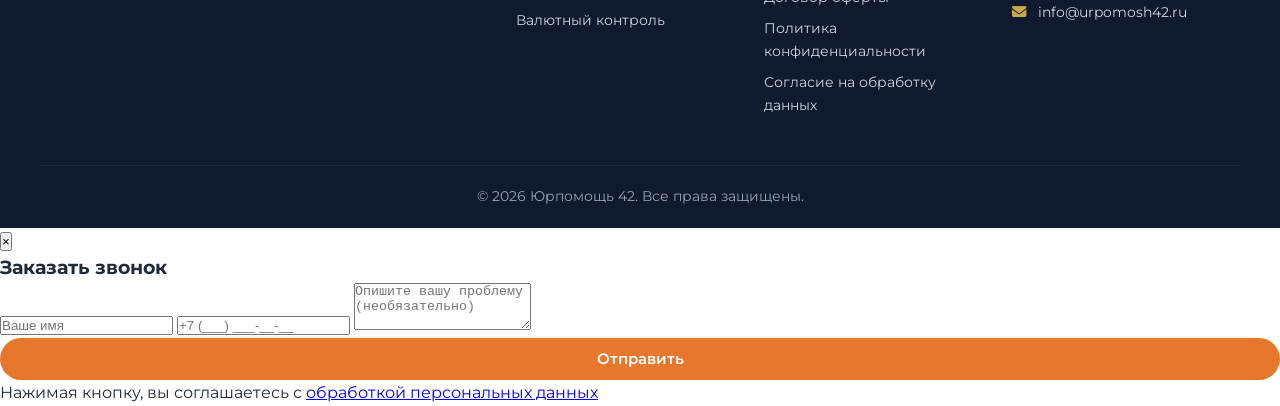
<file: pages/soglasie-na-obrabotku.html>
<!DOCTYPE html>
<html lang="ru">
<head>
    <meta charset="UTF-8">
    <meta name="viewport" content="width=device-width, initial-scale=1.0">
    <title>Согласие на обработку персональных данных — Юрпомощь 42</title>
    <meta name="description" content="Согласие на обработку персональных данных. Юридическая фирма Юрпомощь 42, Кемерово.">
    <link rel="stylesheet" href="../css/style.css">
    <link rel="preconnect" href="https://fonts.googleapis.com">
    <link href="https://fonts.googleapis.com/css2?family=Montserrat:wght@400;500;600;700;800&display=swap" rel="stylesheet">
    <link rel="stylesheet" href="https://cdnjs.cloudflare.com/ajax/libs/font-awesome/6.5.1/css/all.min.css">
</head>
<body>
    <header class="header">
        <div class="container header__inner">
            <a href="../index.html" class="logo">
                <span class="logo__text">Юрпомощь <strong>42</strong></span>
            </a>
            <nav class="nav" id="nav">
                <a href="../index.html" class="nav__link">Главная</a>
                <a href="uslugi.html" class="nav__link">Услуги и цены</a>
                <a href="o-nas.html" class="nav__link">О нас</a>
                <a href="blog.html" class="nav__link">Блог</a>
                <a href="kontakty.html" class="nav__link">Контакты</a>
            </nav>
            <div class="header__contacts">
                <a href="tel:+73842123456" class="header__phone">8 (3842) 12-34-56</a>
                <button class="btn btn--gold btn--callback" id="callbackBtn">Заказать звонок</button>
            </div>
            <button class="burger" id="burger">
                <span></span><span></span><span></span>
            </button>
        </div>
    </header>

    <main>
        <section class="section">
            <div class="container">
                <h1 class="section__title">Согласие на обработку персональных данных</h1>
                
                <div style="max-width: 800px; margin: 40px auto 0; background: white; padding: 40px; border-radius: var(--radius-lg); box-shadow: var(--shadow-sm); font-size: 0.95rem; line-height: 1.8;">
                    <p>Я, действуя свободно, своей волей и в своем интересе, а также подтверждая свою дееспособность, даю свое согласие <strong>ООО «Юрпомощь 42»</strong> (ИНН: 4205XXXXXXXX, ОГРН: 1164205XXXXXXX, адрес: 650000, г. Кемерово, ул. Ленина, 42, офис 10) на обработку моих персональных данных на следующих условиях:</p>

                    <h3 style="color: var(--color-primary); margin-top: 28px;">1. Цель обработки</h3>
                    <p>Обработка персональных данных осуществляется в целях:</p>
                    <p>— Оказания мне юридических услуг и консультаций;</p>
                    <p>— Связи со мной по оставленной заявке;</p>
                    <p>— Направления мне информационных материалов об услугах Исполнителя.</p>

                    <h3 style="color: var(--color-primary); margin-top: 28px;">2. Перечень персональных данных</h3>
                    <p>К персональным данным, на обработку которых дается согласие, относятся:</p>
                    <p>— Фамилия, имя, отчество;</p>
                    <p>— Номер контактного телефона;</p>
                    <p>— Адрес электронной почты (e-mail);</p>
                    <p>— Иная информация, которую я предоставляю в формах на Сайте.</p>

                    <h3 style="color: var(--color-primary); margin-top: 28px;">3. Перечень действий с данными</h3>
                    <p>Я даю согласие на совершение следующих действий с моими персональными данными: сбор, запись, систематизация, накопление, хранение, уточнение (обновление, изменение), извлечение, использование, передача (предоставление доступа), обезличивание, блокирование, удаление, уничтожение.</p>

                    <h3 style="color: var(--color-primary); margin-top: 28px;">4. Срок действия согласия</h3>
                    <p>Настоящее согласие действует до момента его отзыва мной путем направления письменного заявления на адрес электронной почты info@urpomosh42.ru или почтовый адрес Исполнителя.</p>

                    <h3 style="color: var(--color-primary); margin-top: 28px;">5. Отзыв согласия</h3>
                    <p>Я уведомлен(а), что могу отозвать настоящее согласие в любое время путем направления письменного заявления Исполнителю. В случае отзыва согласия Исполнитель прекращает обработку моих персональных данных в течение 30 дней.</p>

                    <p style="margin-top: 28px;"><em>Дата публикации: 01.01.2026 г.</em></p>
                </div>
            </div>
        </section>
    </main>

    <footer class="footer">
        <div class="container footer__grid">
            <div class="footer__col">
                <div class="logo logo--footer">Юрпомощь <strong>42</strong></div>
                <p>Юридическая фирма в Кемерово. Гражданские и административные споры. Работаем с 2026 года.</p>
                <p>ИНН: 4205XXXXXXXX / ОГРН: 1164205XXXXXXX</p>
            </div>
            <div class="footer__col">
                <h4>Услуги</h4>
                <a href="uslugi.html#documents">Разовые документы</a>
                <a href="uslugi.html#court">Судебное представительство</a>
                <a href="uslugi.html#auto">Автоюрист</a>
                <a href="uslugi.html#currency">Валютный контроль</a>
            </div>
            <div class="footer__col">
                <h4>Информация</h4>
                <a href="o-nas.html">О компании</a>
                <a href="blog.html">Блог</a>
                <a href="kontakty.html">Контакты</a>
                <a href="dogovor-oferty.html">Договор оферты</a>
                <a href="politika-konfidencialnosti.html">Политика конфиденциальности</a>
                <a href="soglasie-na-obrabotku.html">Согласие на обработку данных</a>
            </div>
            <div class="footer__col">
                <h4>Контакты</h4>
                <p><i class="fas fa-map-marker-alt"></i> г. Кемерово, ул. Ленина, 42</p>
                <p><i class="fas fa-phone"></i> <a href="tel:+73842123456">8 (3842) 12-34-56</a></p>
                <p><i class="fas fa-envelope"></i> info@urpomosh42.ru</p>
            </div>
        </div>
        <div class="container footer__bottom">
            <p>© 2026 Юрпомощь 42. Все права защищены.</p>
        </div>
    </footer>

    <div class="modal" id="callbackModal">
        <div class="modal__content">
            <button class="modal__close" id="modalClose">&times;</button>
            <h3>Заказать звонок</h3>
            <form id="callbackForm">
                <input type="text" placeholder="Ваше имя" required>
                <input type="tel" placeholder="+7 (___) ___-__-__" required>
                <textarea placeholder="Опишите вашу проблему (необязательно)" rows="3"></textarea>
                <button type="submit" class="btn btn--accent btn--block">Отправить</button>
                <p class="form__note">Нажимая кнопку, вы соглашаетесь с <a href="soglasie-na-obrabotku.html">обработкой персональных данных</a></p>
            </form>
        </div>
    </div>

    <script src="../js/main.js"></script>
</body>
</html>
</file>
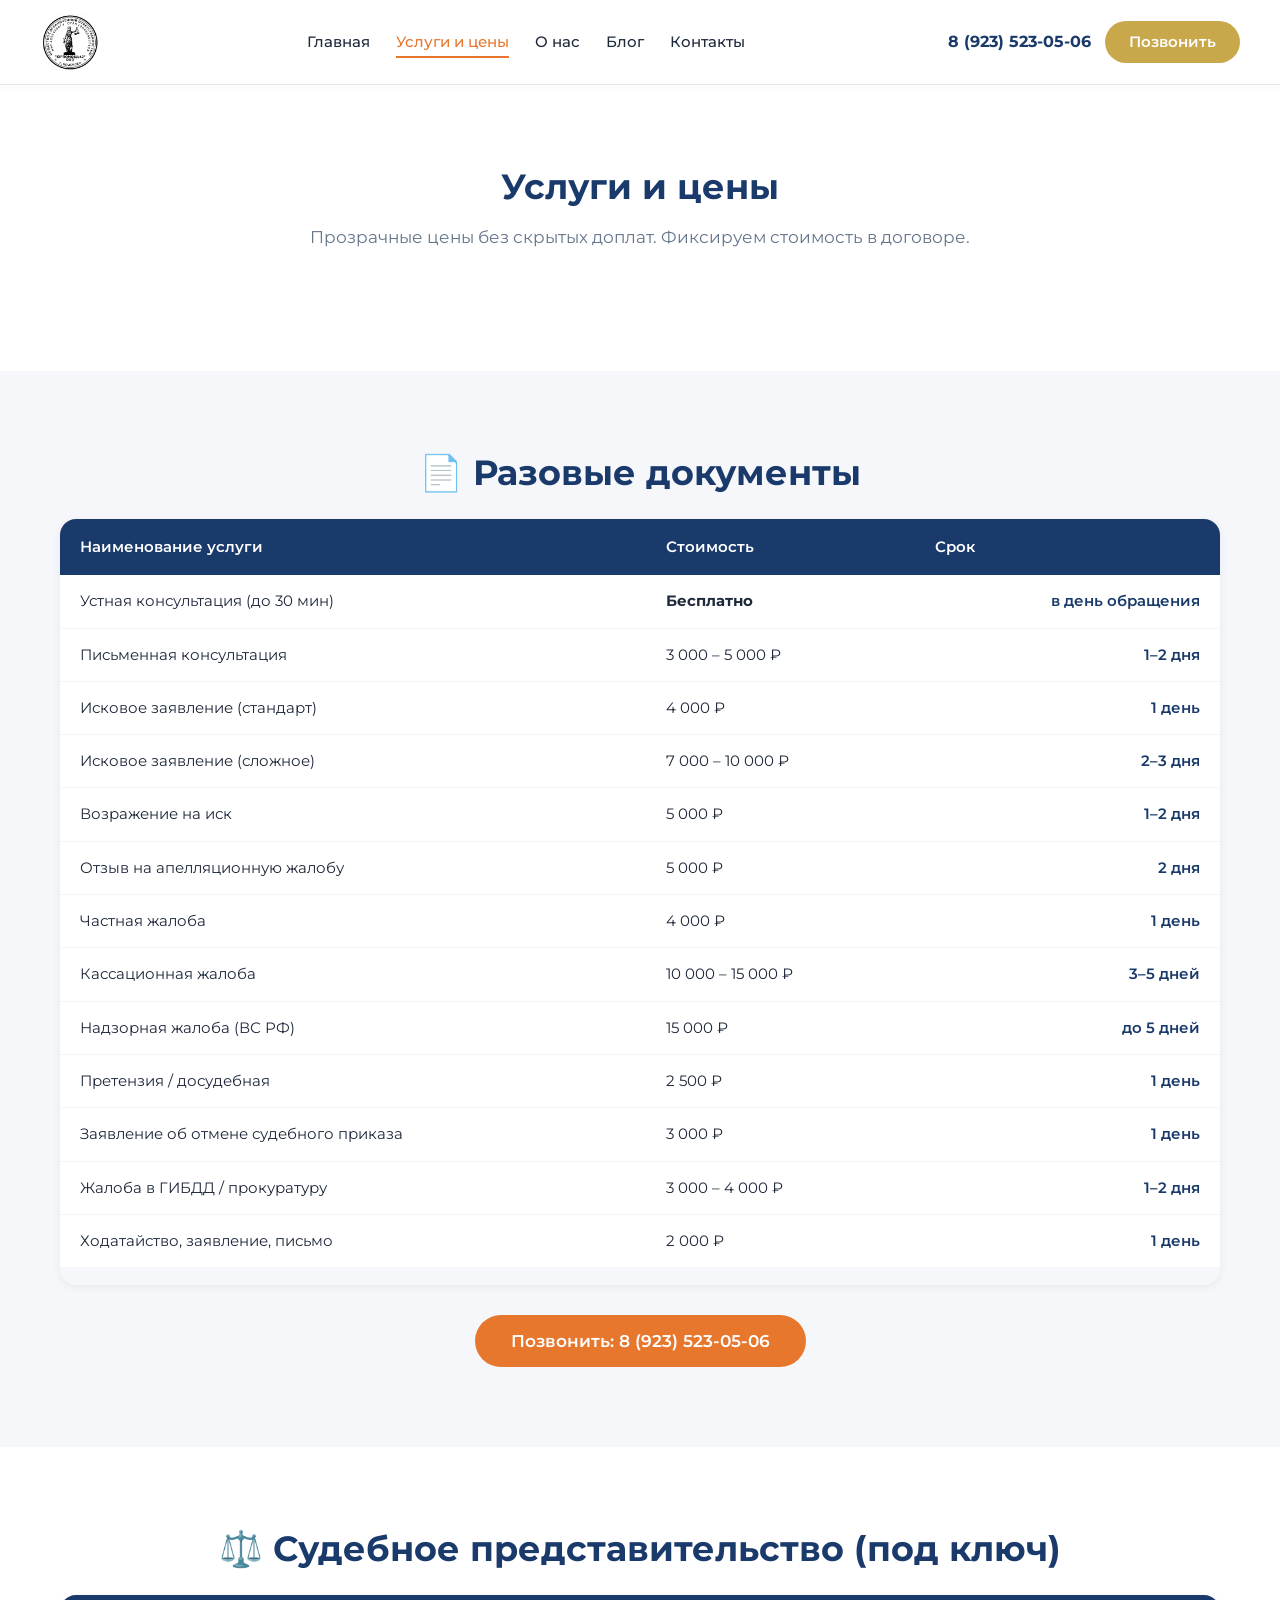
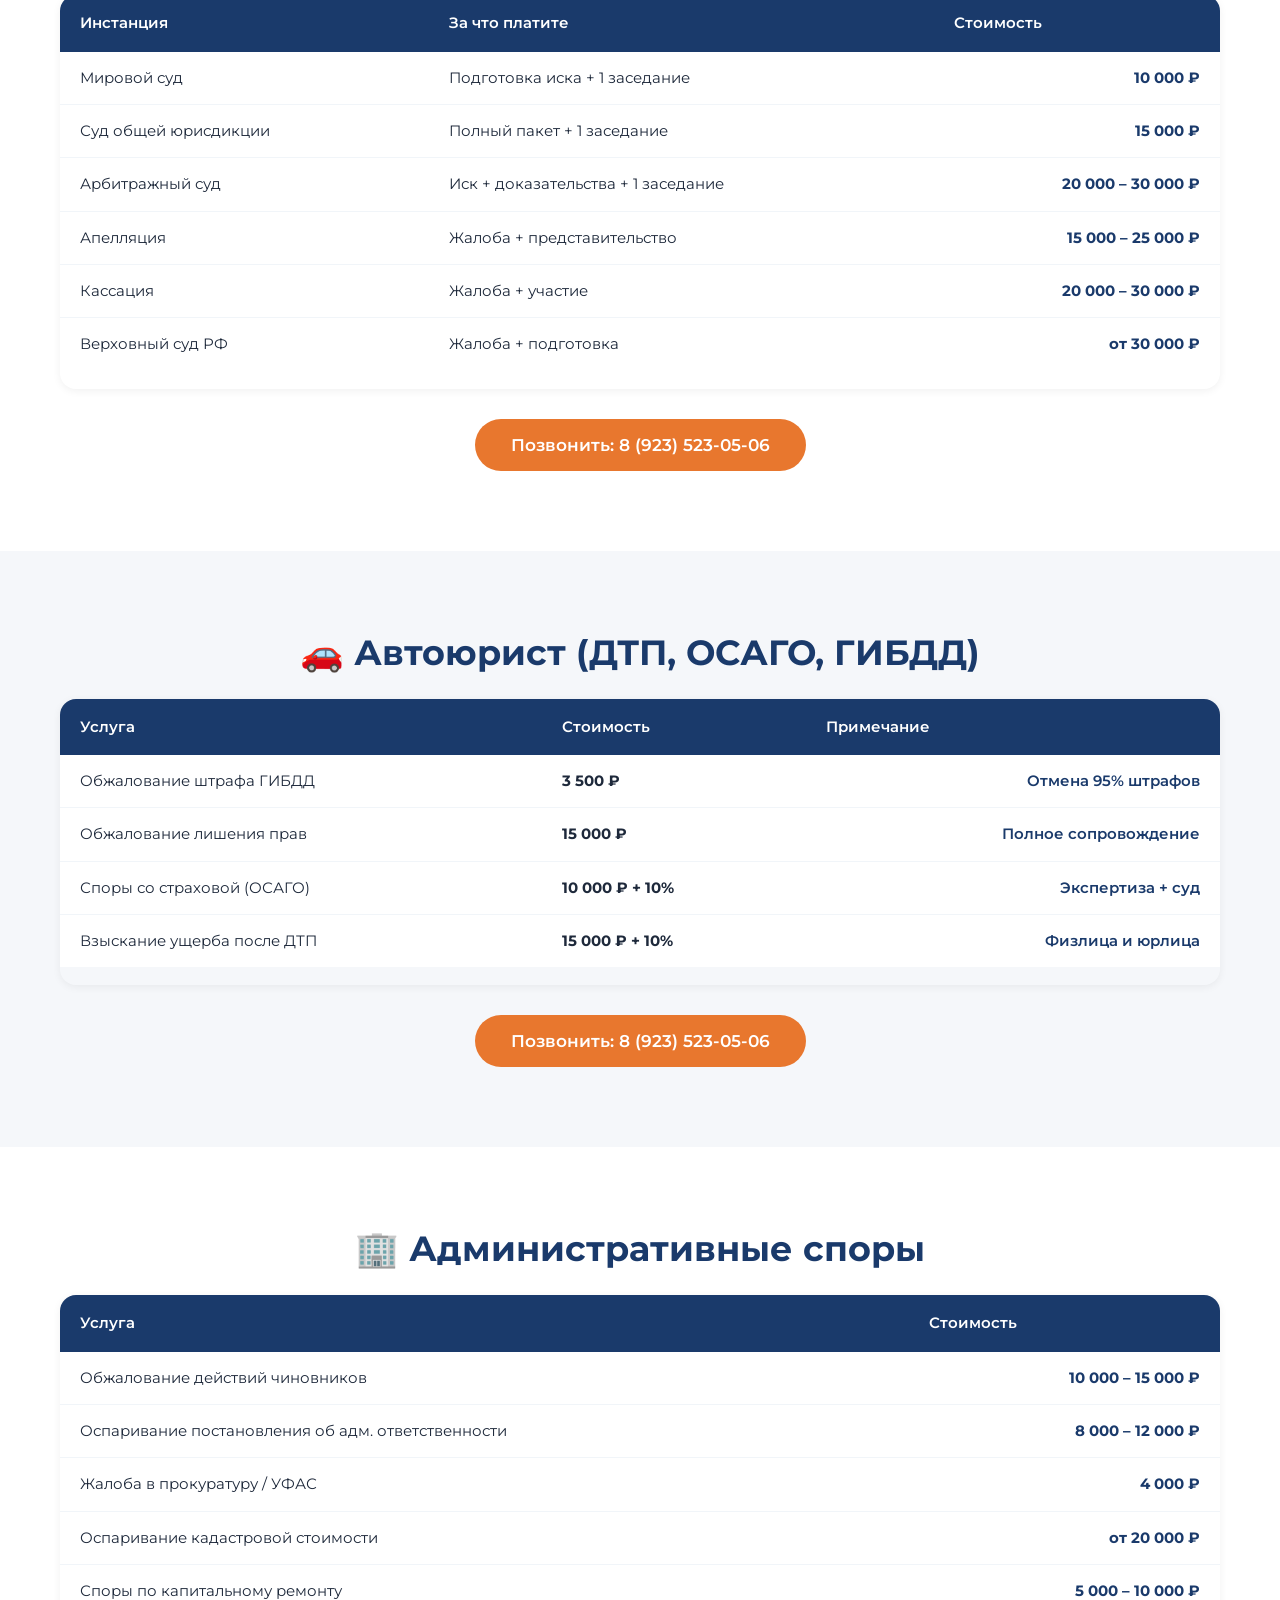
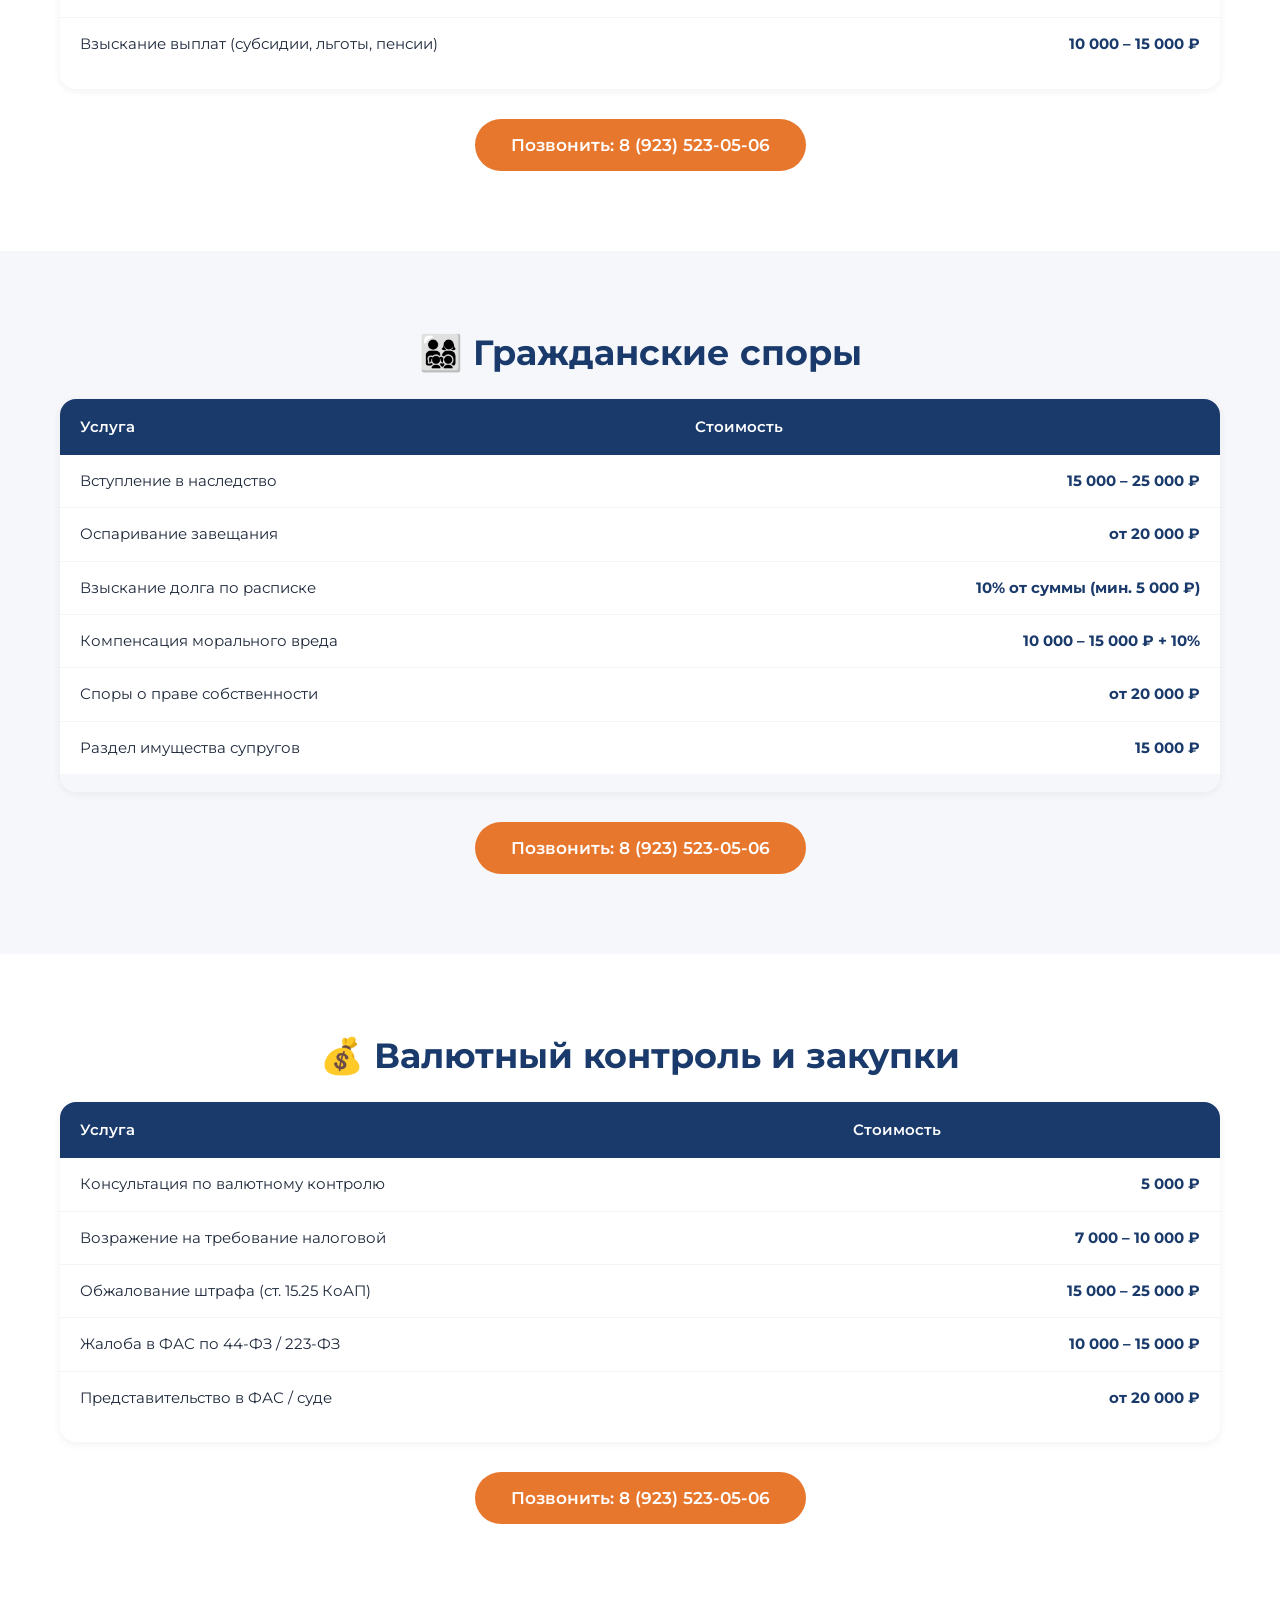
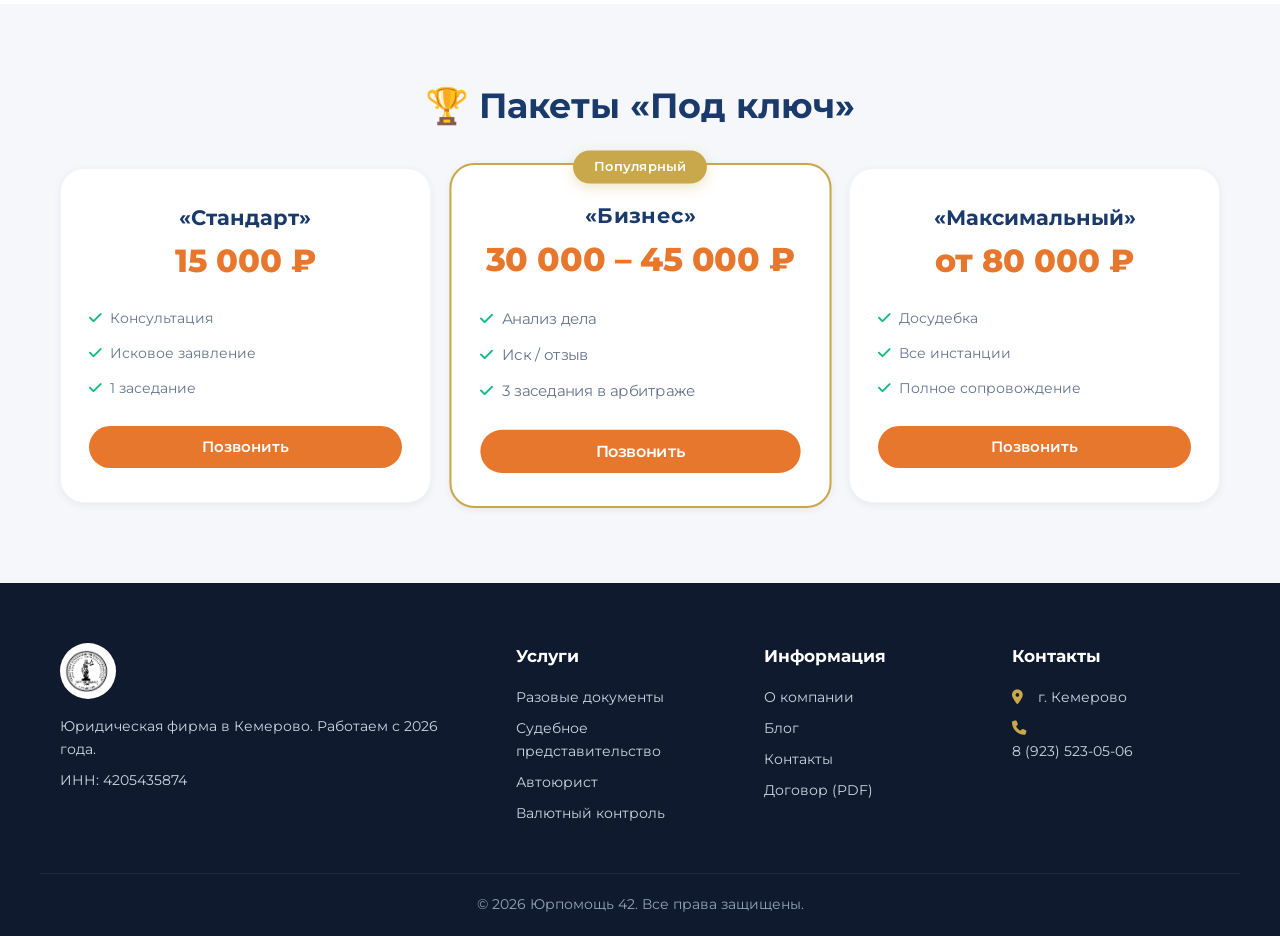
<file: pages/uslugi.html>
<!DOCTYPE html>
<html lang="ru">
<head>
    <meta charset="UTF-8">
    <meta name="viewport" content="width=device-width, initial-scale=1.0">
<!-- Yandex.Metrika counter -->
<script type="text/javascript">
    (function(m,e,t,r,i,k,a){
        m[i]=m[i]||function(){(m[i].a=m[i].a||[]).push(arguments)};
        m[i].l=1*new Date();
        for (var j = 0; j < document.scripts.length; j++) {if (document.scripts[j].src === r) { return; }}
        k=e.createElement(t),a=e.getElementsByTagName(t)[0],k.async=1,k.src=r,a.parentNode.insertBefore(k,a)
    })(window, document,'script','https://mc.yandex.ru/metrika/tag.js?id=113087362', 'ym');

    ym(113087362, 'init', {ssr:true, webvisor:true, clickmap:true, ecommerce:"dataLayer", referrer: document.referrer, url: location.href, accurateTrackBounce:true, trackLinks:true});
</script>
<noscript><div><img src="https://mc.yandex.ru/watch/113087362" style="position:absolute; left:-9999px;" alt="" /></div></noscript>
<!-- /Yandex.Metrika counter -->
    <title>Услуги и цены — Юрпомощь 42 | Юрист в Кемерово</title>
    <meta name="description" content="Юридические услуги в Кемерово: разовые документы от 2000 ₽, судебное представительство от 10000 ₽, автоюрист, валютный контроль. Тел: 8 (923) 523-05-06.">
    <meta name="keywords" content="юридические услуги Кемерово, цены юрист Кемерово, исковое заявление Кемерово, судебное представительство, автоюрист Кемерово">
    <meta name="author" content="Юрпомощь 42">
    <meta name="robots" content="index, follow">

    <link rel="canonical" href="https://lordi-back.github.io/legal-services-website/pages/uslugi.html">

    <meta property="og:type" content="website">
    <meta property="og:title" content="Услуги и цены — Юрпомощь 42 | Юрист в Кемерово">
    <meta property="og:description" content="Юридические услуги в Кемерово. Разовые документы, судебное представительство, автоюрист. Цены от 2000 ₽.">
    <meta property="og:url" content="https://lordi-back.github.io/legal-services-website/pages/uslugi.html">
    <meta property="og:image" content="https://lordi-back.github.io/legal-services-website/attachment.png">
    <meta property="og:locale" content="ru_RU">
    <meta property="og:site_name" content="Юрпомощь 42">

    <meta name="twitter:card" content="summary_large_image">
    <meta name="twitter:title" content="Услуги и цены — Юрпомощь 42">
    <meta name="twitter:description" content="Юридические услуги в Кемерово. Цены от 2000 ₽.">
    <meta name="twitter:image" content="https://lordi-back.github.io/legal-services-website/attachment.png">

    <meta name="geo.region" content="RU-KEM">
    <meta name="geo.placename" content="Кемерово">

    <link rel="icon" type="image/png" href="../attachment.png">
    <link rel="apple-touch-icon" href="../attachment.png">

    <link rel="preconnect" href="https://fonts.googleapis.com">
    <link rel="preconnect" href="https://fonts.gstatic.com" crossorigin>
    <link href="https://fonts.googleapis.com/css2?family=Montserrat:wght@400;500;600;700;800&display=swap" rel="stylesheet">
    <link rel="stylesheet" href="https://cdnjs.cloudflare.com/ajax/libs/font-awesome/6.5.1/css/all.min.css">
    <link rel="stylesheet" href="../css/style.css">

    <!-- Schema.org — Прайс-лист услуг -->
    <script type="application/ld+json">
    {
      "@context": "https://schema.org",
      "@type": "ItemList",
      "name": "Юридические услуги Юрпомощь 42",
      "url": "https://lordi-back.github.io/legal-services-website/pages/uslugi.html",
      "itemListElement": [
        {
          "@type": "Service",
          "position": 1,
          "name": "Устная консультация юриста",
          "description": "Устная юридическая консультация до 30 минут",
          "offers": {"@type": "Offer", "price": "0", "priceCurrency": "RUB"}
        },
        {
          "@type": "Service",
          "position": 2,
          "name": "Составление искового заявления",
          "description": "Стандартное исковое заявление в суд",
          "offers": {"@type": "Offer", "price": "4000", "priceCurrency": "RUB"}
        },
        {
          "@type": "Service",
          "position": 3,
          "name": "Судебное представительство (мировой суд)",
          "description": "Подготовка иска и участие в 1 заседании",
          "offers": {"@type": "Offer", "price": "10000", "priceCurrency": "RUB"}
        },
        {
          "@type": "Service",
          "position": 4,
          "name": "Обжалование штрафа ГИБДД",
          "description": "Обжалование штрафа с камер ГИБДД",
          "offers": {"@type": "Offer", "price": "3500", "priceCurrency": "RUB"}
        },
        {
          "@type": "Service",
          "position": 5,
          "name": "Пакет «Стандарт»",
          "description": "Консультация + иск + 1 заседание в суде",
          "offers": {"@type": "Offer", "price": "15000", "priceCurrency": "RUB"}
        }
      ]
    }
    </script>
</head>
<body>
    <header class="header">
        <div class="container header__inner">
            <a href="../index.html" class="logo">
                <img src="../attachment.png" alt="Юрпомощь 42" class="logo__img">
            </a>
            <nav class="nav" id="nav">
                <a href="../index.html" class="nav__link">Главная</a>
                <a href="uslugi.html" class="nav__link active">Услуги и цены</a>
                <a href="o-nas.html" class="nav__link">О нас</a>
                <a href="blog.html" class="nav__link">Блог</a>
                <a href="kontakty.html" class="nav__link">Контакты</a>
            </nav>
            <div class="header__contacts">
                <a href="tel:+79235230506" class="header__phone">8 (923) 523-05-06</a>
                <a href="tel:+79235230506" class="btn btn--gold">Позвонить</a>
            </div>
            <button class="burger" id="burger">
                <span></span><span></span><span></span>
            </button>
        </div>
    </header>

    <main>
        <section class="section">
            <div class="container">
                <h1 class="section__title">Услуги и цены</h1>
                <p class="section__desc">Прозрачные цены без скрытых доплат. Фиксируем стоимость в договоре.</p>
            </div>
        </section>

        <!-- Разовые документы -->
        <section class="section section--gray" id="documents">
            <div class="container">
                <h2 class="section__title">📄 Разовые документы</h2>
                <div class="price-table-wrapper">
                    <table class="price-table price-table--full">
                        <thead>
                            <tr><th>Наименование услуги</th><th>Стоимость</th><th>Срок</th></tr>
                        </thead>
                        <tbody>
                            <tr><td>Устная консультация (до 30 мин)</td><td><strong>Бесплатно</strong></td><td>в день обращения</td></tr>
                            <tr><td>Письменная консультация</td><td>3 000 – 5 000 ₽</td><td>1–2 дня</td></tr>
                            <tr><td>Исковое заявление (стандарт)</td><td>4 000 ₽</td><td>1 день</td></tr>
                            <tr><td>Исковое заявление (сложное)</td><td>7 000 – 10 000 ₽</td><td>2–3 дня</td></tr>
                            <tr><td>Возражение на иск</td><td>5 000 ₽</td><td>1–2 дня</td></tr>
                            <tr><td>Отзыв на апелляционную жалобу</td><td>5 000 ₽</td><td>2 дня</td></tr>
                            <tr><td>Частная жалоба</td><td>4 000 ₽</td><td>1 день</td></tr>
                            <tr><td>Кассационная жалоба</td><td>10 000 – 15 000 ₽</td><td>3–5 дней</td></tr>
                            <tr><td>Надзорная жалоба (ВС РФ)</td><td>15 000 ₽</td><td>до 5 дней</td></tr>
                            <tr><td>Претензия / досудебная</td><td>2 500 ₽</td><td>1 день</td></tr>
                            <tr><td>Заявление об отмене судебного приказа</td><td>3 000 ₽</td><td>1 день</td></tr>
                            <tr><td>Жалоба в ГИБДД / прокуратуру</td><td>3 000 – 4 000 ₽</td><td>1–2 дня</td></tr>
                            <tr><td>Ходатайство, заявление, письмо</td><td>2 000 ₽</td><td>1 день</td></tr>
                        </tbody>
                    </table>
                </div>
                <div style="text-align: center; margin-top: 30px;">
                    <a href="tel:+79235230506" class="btn btn--accent btn--lg">Позвонить: 8 (923) 523-05-06</a>
                </div>
            </div>
        </section>

        <!-- Судебное представительство -->
        <section class="section" id="court">
            <div class="container">
                <h2 class="section__title">⚖️ Судебное представительство (под ключ)</h2>
                <div class="price-table-wrapper">
                    <table class="price-table price-table--full">
                        <thead>
                            <tr><th>Инстанция</th><th>За что платите</th><th>Стоимость</th></tr>
                        </thead>
                        <tbody>
                            <tr><td>Мировой суд</td><td>Подготовка иска + 1 заседание</td><td><strong>10 000 ₽</strong></td></tr>
                            <tr><td>Суд общей юрисдикции</td><td>Полный пакет + 1 заседание</td><td><strong>15 000 ₽</strong></td></tr>
                            <tr><td>Арбитражный суд</td><td>Иск + доказательства + 1 заседание</td><td><strong>20 000 – 30 000 ₽</strong></td></tr>
                            <tr><td>Апелляция</td><td>Жалоба + представительство</td><td><strong>15 000 – 25 000 ₽</strong></td></tr>
                            <tr><td>Кассация</td><td>Жалоба + участие</td><td><strong>20 000 – 30 000 ₽</strong></td></tr>
                            <tr><td>Верховный суд РФ</td><td>Жалоба + подготовка</td><td><strong>от 30 000 ₽</strong></td></tr>
                        </tbody>
                    </table>
                </div>
                <div style="text-align: center; margin-top: 30px;">
                    <a href="tel:+79235230506" class="btn btn--accent btn--lg">Позвонить: 8 (923) 523-05-06</a>
                </div>
            </div>
        </section>

        <!-- Автоюрист -->
        <section class="section section--gray" id="auto">
            <div class="container">
                <h2 class="section__title">🚗 Автоюрист (ДТП, ОСАГО, ГИБДД)</h2>
                <div class="price-table-wrapper">
                    <table class="price-table price-table--full">
                        <thead>
                            <tr><th>Услуга</th><th>Стоимость</th><th>Примечание</th></tr>
                        </thead>
                        <tbody>
                            <tr><td>Обжалование штрафа ГИБДД</td><td><strong>3 500 ₽</strong></td><td>Отмена 95% штрафов</td></tr>
                            <tr><td>Обжалование лишения прав</td><td><strong>15 000 ₽</strong></td><td>Полное сопровождение</td></tr>
                            <tr><td>Споры со страховой (ОСАГО)</td><td><strong>10 000 ₽ + 10%</strong></td><td>Экспертиза + суд</td></tr>
                            <tr><td>Взыскание ущерба после ДТП</td><td><strong>15 000 ₽ + 10%</strong></td><td>Физлица и юрлица</td></tr>
                        </tbody>
                    </table>
                </div>
                <div style="text-align: center; margin-top: 30px;">
                    <a href="tel:+79235230506" class="btn btn--accent btn--lg">Позвонить: 8 (923) 523-05-06</a>
                </div>
            </div>
        </section>

        <!-- Административные споры -->
        <section class="section" id="admin">
            <div class="container">
                <h2 class="section__title">🏢 Административные споры</h2>
                <div class="price-table-wrapper">
                    <table class="price-table price-table--full">
                        <thead>
                            <tr><th>Услуга</th><th>Стоимость</th></tr>
                        </thead>
                        <tbody>
                            <tr><td>Обжалование действий чиновников</td><td><strong>10 000 – 15 000 ₽</strong></td></tr>
                            <tr><td>Оспаривание постановления об адм. ответственности</td><td><strong>8 000 – 12 000 ₽</strong></td></tr>
                            <tr><td>Жалоба в прокуратуру / УФАС</td><td><strong>4 000 ₽</strong></td></tr>
                            <tr><td>Оспаривание кадастровой стоимости</td><td><strong>от 20 000 ₽</strong></td></tr>
                            <tr><td>Споры по капитальному ремонту</td><td><strong>5 000 – 10 000 ₽</strong></td></tr>
                            <tr><td>Взыскание выплат (субсидии, льготы, пенсии)</td><td><strong>10 000 – 15 000 ₽</strong></td></tr>
                        </tbody>
                    </table>
                </div>
                <div style="text-align: center; margin-top: 30px;">
                    <a href="tel:+79235230506" class="btn btn--accent btn--lg">Позвонить: 8 (923) 523-05-06</a>
                </div>
            </div>
        </section>

        <!-- Гражданские споры -->
        <section class="section section--gray" id="civil">
            <div class="container">
                <h2 class="section__title">👨‍👩‍👧‍👦 Гражданские споры</h2>
                <div class="price-table-wrapper">
                    <table class="price-table price-table--full">
                        <thead>
                            <tr><th>Услуга</th><th>Стоимость</th></tr>
                        </thead>
                        <tbody>
                            <tr><td>Вступление в наследство</td><td><strong>15 000 – 25 000 ₽</strong></td></tr>
                            <tr><td>Оспаривание завещания</td><td><strong>от 20 000 ₽</strong></td></tr>
                            <tr><td>Взыскание долга по расписке</td><td><strong>10% от суммы (мин. 5 000 ₽)</strong></td></tr>
                            <tr><td>Компенсация морального вреда</td><td><strong>10 000 – 15 000 ₽ + 10%</strong></td></tr>
                            <tr><td>Споры о праве собственности</td><td><strong>от 20 000 ₽</strong></td></tr>
                            <tr><td>Раздел имущества супругов</td><td><strong>15 000 ₽</strong></td></tr>
                        </tbody>
                    </table>
                </div>
                <div style="text-align: center; margin-top: 30px;">
                    <a href="tel:+79235230506" class="btn btn--accent btn--lg">Позвонить: 8 (923) 523-05-06</a>
                </div>
            </div>
        </section>

        <!-- Валютный контроль -->
        <section class="section" id="currency">
            <div class="container">
                <h2 class="section__title">💰 Валютный контроль и закупки</h2>
                <div class="price-table-wrapper">
                    <table class="price-table price-table--full">
                        <thead>
                            <tr><th>Услуга</th><th>Стоимость</th></tr>
                        </thead>
                        <tbody>
                            <tr><td>Консультация по валютному контролю</td><td><strong>5 000 ₽</strong></td></tr>
                            <tr><td>Возражение на требование налоговой</td><td><strong>7 000 – 10 000 ₽</strong></td></tr>
                            <tr><td>Обжалование штрафа (ст. 15.25 КоАП)</td><td><strong>15 000 – 25 000 ₽</strong></td></tr>
                            <tr><td>Жалоба в ФАС по 44-ФЗ / 223-ФЗ</td><td><strong>10 000 – 15 000 ₽</strong></td></tr>
                            <tr><td>Представительство в ФАС / суде</td><td><strong>от 20 000 ₽</strong></td></tr>
                        </tbody>
                    </table>
                </div>
                <div style="text-align: center; margin-top: 30px;">
                    <a href="tel:+79235230506" class="btn btn--accent btn--lg">Позвонить: 8 (923) 523-05-06</a>
                </div>
            </div>
        </section>

        <!-- Пакеты -->
        <section class="section section--gray" id="packages">
            <div class="container">
                <h2 class="section__title">🏆 Пакеты «Под ключ»</h2>
                <div class="packages__grid">
                    <div class="package-card">
                        <h3 class="package-card__title">«Стандарт»</h3>
                        <div class="package-card__price">15 000 ₽</div>
                        <ul>
                            <li><i class="fas fa-check"></i> Консультация</li>
                            <li><i class="fas fa-check"></i> Исковое заявление</li>
                            <li><i class="fas fa-check"></i> 1 заседание</li>
                        </ul>
                        <a href="tel:+79235230506" class="btn btn--accent btn--block">Позвонить</a>
                    </div>
                    <div class="package-card package-card--featured">
                        <div class="package-card__badge">Популярный</div>
                        <h3 class="package-card__title">«Бизнес»</h3>
                        <div class="package-card__price">30 000 – 45 000 ₽</div>
                        <ul>
                            <li><i class="fas fa-check"></i> Анализ дела</li>
                            <li><i class="fas fa-check"></i> Иск / отзыв</li>
                            <li><i class="fas fa-check"></i> 3 заседания в арбитраже</li>
                        </ul>
                        <a href="tel:+79235230506" class="btn btn--accent btn--block">Позвонить</a>
                    </div>
                    <div class="package-card">
                        <h3 class="package-card__title">«Максимальный»</h3>
                        <div class="package-card__price">от 80 000 ₽</div>
                        <ul>
                            <li><i class="fas fa-check"></i> Досудебка</li>
                            <li><i class="fas fa-check"></i> Все инстанции</li>
                            <li><i class="fas fa-check"></i> Полное сопровождение</li>
                        </ul>
                        <a href="tel:+79235230506" class="btn btn--accent btn--block">Позвонить</a>
                    </div>
                </div>
            </div>
        </section>
    </main>

    <footer class="footer">
        <div class="container footer__grid">
            <div class="footer__col">
                <img src="../attachment.png" alt="Юрпомощь 42" class="logo__img logo__img--footer">
                <p>Юридическая фирма в Кемерово. Работаем с 2026 года.</p>
                <p>ИНН: 4205435874</p>
            </div>
            <div class="footer__col">
                <h4>Услуги</h4>
                <a href="#documents">Разовые документы</a>
                <a href="#court">Судебное представительство</a>
                <a href="#auto">Автоюрист</a>
                <a href="#currency">Валютный контроль</a>
            </div>
            <div class="footer__col">
                <h4>Информация</h4>
                <a href="o-nas.html">О компании</a>
                <a href="blog.html">Блог</a>
                <a href="kontakty.html">Контакты</a>
                <a href="../4205435874_11082026.pdf" target="_blank">Договор (PDF)</a>
            </div>
            <div class="footer__col">
                <h4>Контакты</h4>
                <p><i class="fas fa-map-marker-alt"></i> г. Кемерово</p>
                <p><i class="fas fa-phone"></i> <a href="tel:+79235230506">8 (923) 523-05-06</a></p>
            </div>
        </div>
        <div class="container footer__bottom">
            <p>© 2026 Юрпомощь 42. Все права защищены.</p>
        </div>
    </footer>

    <script src="../js/main.js"></script>
</body>
</html>
</file>
<file: css/style.css>
/* === ОСНОВНЫЕ ПЕРЕМЕННЫЕ === */
:root {
    --color-primary: #1A3A6B;
    --color-accent: #E8772E;
    --color-gold: #C9A84C;
    --color-white: #FFFFFF;
    --color-light-gray: #F5F7FA;
    --color-text: #1E293B;
    --color-text-light: #64748B;
    --font-main: 'Montserrat', -apple-system, sans-serif;
    --shadow-sm: 0 2px 8px rgba(0,0,0,0.06);
    --shadow-md: 0 8px 30px rgba(0,0,0,0.08);
    --radius-sm: 10px;
    --radius-md: 16px;
    --radius-lg: 24px;
}

* { margin: 0; padding: 0; box-sizing: border-box; }

html { scroll-behavior: smooth; }

body {
    font-family: var(--font-main);
    color: var(--color-text);
    background: var(--color-white);
    line-height: 1.6;
    -webkit-font-smoothing: antialiased;
}

img { max-width: 100%; height: auto; display: block; }

.container {
    max-width: 1200px;
    margin: 0 auto;
    padding: 0 20px;
}

/* === СЕКЦИИ === */
.section { padding: 80px 0; }
.section--gray { background: var(--color-light-gray); }
.section__title {
    font-size: 2.2rem;
    font-weight: 700;
    text-align: center;
    margin-bottom: 15px;
    color: var(--color-primary);
    line-height: 1.25;
}
.section__title--left { text-align: left; }
.section__desc {
    text-align: center;
    color: var(--color-text-light);
    margin-bottom: 40px;
    font-size: 1.05rem;
}

/* === КНОПКИ === */
.btn {
    display: inline-flex;
    align-items: center;
    justify-content: center;
    gap: 8px;
    padding: 12px 24px;
    border-radius: 50px;
    font-weight: 600;
    text-decoration: none;
    cursor: pointer;
    border: none;
    transition: all 0.25s;
    font-family: var(--font-main);
    font-size: 0.95rem;
    white-space: nowrap;
    line-height: 1.2;
}
.btn--accent { background: var(--color-accent); color: white; }
.btn--accent:hover { background: #d16520; transform: translateY(-2px); box-shadow: 0 6px 20px rgba(232,119,46,0.3); }
.btn--gold { background: var(--color-gold); color: white; }
.btn--gold:hover { background: #b89635; transform: translateY(-2px); box-shadow: 0 6px 20px rgba(201,168,76,0.3); }
.btn--lg { padding: 16px 36px; font-size: 1.05rem; }
.btn--sm { padding: 10px 20px; font-size: 0.88rem; }
.btn--block { display: flex; width: 100%; }

/* === ШАПКА === */
.header {
    background: white;
    border-bottom: 1px solid #E2E8F0;
    position: sticky;
    top: 0;
    z-index: 100;
    box-shadow: 0 2px 10px rgba(0,0,0,0.03);
}
.header__inner {
    display: flex;
    align-items: center;
    justify-content: space-between;
    gap: 24px;
    padding: 10px 0;
    min-height: 80px;
}

/* === ЛОГОТИП (круглая печать) === */
.logo {
    display: flex;
    align-items: center;
    gap: 12px;
    flex-shrink: 0;
    text-decoration: none;
}
.logo__img {
    width: 64px;
    height: 64px;
    object-fit: contain;
    display: block;
    flex-shrink: 0;
    border-radius: 50%; /* круглая форма, если фон прозрачный или белый */
    transition: transform 0.25s;
}
.logo:hover .logo__img {
    transform: scale(1.05);
}
.logo__img--footer {
    width: 56px;
    height: 56px;
    margin-bottom: 16px;
    /* НЕ инвертируем, т.к. печать круглая — оставляем как есть */
    background: #FFFFFF;
    padding: 4px;
    border-radius: 50%;
}

/* Текстовый логотип (если понадобится рядом с картинкой) */
.logo__text {
    font-size: 1.4rem;
    font-weight: 700;
    color: var(--color-primary);
    line-height: 1.1;
}
.logo__text strong {
    color: var(--color-accent);
    display: block;
}

/* === НАВИГАЦИЯ === */
.nav {
    display: flex;
    gap: 26px;
    flex-wrap: nowrap;
    align-items: center;
}
.nav__link {
    text-decoration: none;
    color: var(--color-text);
    font-weight: 500;
    font-size: 0.95rem;
    white-space: nowrap;
    position: relative;
    padding: 4px 0;
    transition: color 0.2s;
}
.nav__link::after {
    content: '';
    position: absolute;
    bottom: 0;
    left: 0;
    width: 0;
    height: 2px;
    background: var(--color-accent);
    transition: width 0.25s;
}
.nav__link:hover,
.nav__link.active {
    color: var(--color-accent);
}
.nav__link:hover::after,
.nav__link.active::after {
    width: 100%;
}

/* === КОНТАКТЫ В ШАПКЕ === */
.header__contacts {
    display: flex;
    align-items: center;
    gap: 14px;
    flex-shrink: 0;
}
.header__phone {
    font-weight: 700;
    color: var(--color-primary);
    text-decoration: none;
    font-size: 1rem;
    white-space: nowrap;
    transition: color 0.2s;
}
.header__phone:hover { color: var(--color-accent); }

/* === БУРГЕР === */
.burger {
    display: none;
    flex-direction: column;
    gap: 5px;
    background: none;
    border: none;
    cursor: pointer;
    padding: 8px;
}
.burger span {
    display: block;
    width: 24px;
    height: 2px;
    background: var(--color-primary);
    transition: 0.3s;
}

/* === ГЕРОЙ === */
.hero {
    padding: 80px 0 90px;
    background: linear-gradient(135deg, #F5F7FA 0%, #FFFFFF 100%);
    position: relative;
    overflow: hidden;
}
.hero__inner { display: block; max-width: 820px; }
.hero__badge {
    display: inline-block;
    background: #FFF3E0;
    color: var(--color-accent);
    padding: 8px 18px;
    border-radius: 30px;
    font-weight: 600;
    font-size: 0.9rem;
    margin-bottom: 22px;
}
.hero__title {
    font-size: 3rem;
    font-weight: 800;
    line-height: 1.15;
    color: var(--color-primary);
    margin-bottom: 18px;
    letter-spacing: -0.5px;
}
.hero__subtitle {
    font-size: 1.2rem;
    color: var(--color-text-light);
    margin-bottom: 32px;
    max-width: 620px;
}
.hero__stats {
    display: flex;
    gap: 48px;
    margin-bottom: 36px;
    flex-wrap: wrap;
}
.hero__stat {
    font-size: 0.95rem;
    color: var(--color-text-light);
}
.hero__stat strong {
    display: block;
    font-size: 1.9rem;
    color: var(--color-accent);
    line-height: 1.1;
    font-weight: 800;
}

/* === ЗАГЛУШКИ ДЛЯ ИЗОБРАЖЕНИЙ === */
.image-placeholder {
    background: linear-gradient(135deg, #E8ECF1, #D5DDE5);
    border-radius: var(--radius-lg);
    display: flex;
    flex-direction: column;
    align-items: center;
    justify-content: center;
    color: #8A8FA3;
    font-weight: 500;
    width: 100%;
    min-height: 200px;
    border: 2px dashed #C0C7D1;
    text-align: center;
    padding: 20px;
}
.image-placeholder i { font-size: 2.5rem; margin-bottom: 10px; }

/* === АККОРДЕОН === */
.accordion__item {
    background: white;
    border-radius: var(--radius-md);
    margin-bottom: 12px;
    box-shadow: var(--shadow-sm);
    overflow: hidden;
    transition: box-shadow 0.25s;
}
.accordion__item:hover { box-shadow: var(--shadow-md); }
.accordion__header {
    width: 100%;
    display: flex;
    align-items: center;
    gap: 14px;
    padding: 18px 24px;
    background: white;
    border: none;
    cursor: pointer;
    font-size: 1.05rem;
    font-weight: 600;
    color: var(--color-text);
    font-family: var(--font-main);
    text-align: left;
    transition: background 0.2s;
}
.accordion__header:hover { background: #F8FAFC; }
.accordion__icon { font-size: 1.4rem; flex-shrink: 0; }
.accordion__price {
    margin-left: auto;
    color: var(--color-accent);
    font-weight: 700;
    white-space: nowrap;
    flex-shrink: 0;
}
.accordion__arrow {
    transition: transform 0.3s;
    color: var(--color-text-light);
    flex-shrink: 0;
}
.accordion__item.active .accordion__arrow { transform: rotate(180deg); }
.accordion__body {
    display: none;
    padding: 0 24px 24px;
}
.accordion__item.active .accordion__body { display: block; }

.price-table {
    width: 100%;
    border-collapse: collapse;
    margin-bottom: 18px;
}
.price-table td {
    padding: 10px 0;
    border-bottom: 1px solid #F1F5F9;
    font-size: 0.95rem;
}
.price-table tr:last-child td { border-bottom: none; }
.price-table td:last-child {
    text-align: right;
    font-weight: 600;
    color: var(--color-primary);
    white-space: nowrap;
}

/* === ПРЕИМУЩЕСТВА === */
.advantages__grid {
    display: grid;
    grid-template-columns: repeat(auto-fit, minmax(200px, 1fr));
    gap: 24px;
    margin-top: 40px;
}
.advantage-card {
    background: white;
    padding: 32px 24px;
    border-radius: var(--radius-md);
    text-align: center;
    box-shadow: var(--shadow-sm);
    transition: transform 0.25s, box-shadow 0.25s;
}
.advantage-card:hover {
    transform: translateY(-5px);
    box-shadow: var(--shadow-md);
}
.advantage-card__icon {
    font-size: 2.5rem;
    margin-bottom: 14px;
    line-height: 1;
}
.advantage-card h3 {
    font-size: 1.1rem;
    margin-bottom: 8px;
    color: var(--color-primary);
    font-weight: 700;
}
.advantage-card p {
    color: var(--color-text-light);
    font-size: 0.9rem;
}

/* === О НАС === */
.about__inner {
    max-width: 820px;
    margin: 0 auto;
}
.about__docs {
    display: flex;
    flex-direction: column;
    gap: 8px;
    margin: 20px 0 24px;
}
.about__docs span {
    color: var(--color-text-light);
    font-size: 0.95rem;
    display: flex;
    align-items: center;
    gap: 8px;
}
.about__docs i {
    color: #10B981;
    flex-shrink: 0;
}

/* === ПАКЕТЫ === */
.packages__grid {
    display: grid;
    grid-template-columns: repeat(auto-fit, minmax(280px, 1fr));
    gap: 24px;
    margin-top: 40px;
}
.package-card {
    background: white;
    border-radius: var(--radius-lg);
    padding: 32px 28px;
    box-shadow: var(--shadow-sm);
    text-align: center;
    position: relative;
    transition: transform 0.25s, box-shadow 0.25s;
    border: 1px solid #F1F5F9;
}
.package-card:hover {
    transform: translateY(-5px);
    box-shadow: var(--shadow-md);
}
.package-card--featured {
    border: 2px solid var(--color-gold);
    transform: scale(1.03);
}
.package-card--featured:hover {
    transform: scale(1.03) translateY(-5px);
}
.package-card__badge {
    position: absolute;
    top: -14px;
    left: 50%;
    transform: translateX(-50%);
    background: var(--color-gold);
    color: white;
    padding: 6px 20px;
    border-radius: 20px;
    font-weight: 600;
    font-size: 0.8rem;
    white-space: nowrap;
    box-shadow: 0 4px 12px rgba(201,168,76,0.3);
}
.package-card__title {
    font-size: 1.3rem;
    margin-bottom: 8px;
    font-weight: 700;
    color: var(--color-primary);
}
.package-card__price {
    font-size: 2rem;
    font-weight: 800;
    color: var(--color-accent);
    margin-bottom: 6px;
    line-height: 1.2;
}
.package-card > p {
    color: var(--color-text-light);
    font-size: 0.9rem;
    margin-bottom: 8px;
}
.package-card ul {
    list-style: none;
    margin: 20px 0;
    text-align: left;
}
.package-card ul li {
    padding: 6px 0;
    color: var(--color-text-light);
    font-size: 0.9rem;
    display: flex;
    align-items: flex-start;
    gap: 8px;
}
.package-card ul li i {
    color: #10B981;
    margin-top: 4px;
    flex-shrink: 0;
}

/* === ТАБЛИЦЫ ЦЕН (для страницы услуг) === */
.price-table-wrapper {
    overflow-x: auto;
    margin-top: 24px;
    border-radius: var(--radius-md);
    box-shadow: var(--shadow-sm);
}
.price-table--full {
    width: 100%;
    border-collapse: collapse;
    background: white;
    min-width: 600px;
}
.price-table--full thead {
    background: var(--color-primary);
    color: white;
}
.price-table--full th {
    padding: 16px 20px;
    text-align: left;
    font-weight: 600;
    font-size: 0.95rem;
    white-space: nowrap;
}
.price-table--full td {
    padding: 14px 20px;
    border-bottom: 1px solid #F1F5F9;
    font-size: 0.95rem;
}
.price-table--full tbody tr:hover { background: #F8FAFC; }
.price-table--full tbody tr:last-child td { border-bottom: none; }

/* === БЛОГ === */
.blog-card {
    transition: transform 0.25s, box-shadow 0.25s;
}
.blog-card:hover {
    transform: translateY(-5px);
    box-shadow: var(--shadow-md);
}

/* === ФУТЕР === */
.footer {
    background: #0F1A2F;
    color: #CBD5E1;
    padding: 60px 0 20px;
}
.footer__grid {
    display: grid;
    grid-template-columns: 2fr 1fr 1fr 1fr;
    gap: 40px;
}
.footer__col h4 {
    color: white;
    margin-bottom: 16px;
    font-size: 1.05rem;
    font-weight: 700;
}
.footer__col p {
    margin-bottom: 8px;
    font-size: 0.9rem;
    line-height: 1.6;
}
.footer__col a {
    color: #CBD5E1;
    text-decoration: none;
    display: block;
    margin-bottom: 8px;
    font-size: 0.9rem;
    transition: color 0.2s;
}
.footer__col a:hover { color: var(--color-gold); }
.footer__col i {
    color: var(--color-gold);
    margin-right: 6px;
    width: 16px;
    display: inline-block;
}
.footer__bottom {
    margin-top: 40px;
    padding-top: 20px;
    border-top: 1px solid #1E293B;
    text-align: center;
    font-size: 0.85rem;
    color: #94A3B8;
}

/* === АДАПТИВ === */
@media (max-width: 1024px) {
    .hero__title { font-size: 2.5rem; }
    .hero__stats { gap: 32px; }
}

@media (max-width: 900px) {
    .nav { display: none; }
    .header__contacts .header__phone { display: none; }
    .burger { display: flex; }
    .hero__title { font-size: 2.1rem; }
    .hero { padding: 60px 0 70px; }
    .hero__stats { gap: 24px; }
    .hero__stat strong { font-size: 1.6rem; }
    .footer__grid { grid-template-columns: 1fr 1fr; }
    .package-card--featured { transform: none; }
    .package-card--featured:hover { transform: translateY(-5px); }
}

@media (max-width: 600px) {
    .section { padding: 50px 0; }
    .section__title { font-size: 1.6rem; }
    .section__desc { font-size: 0.95rem; margin-bottom: 28px; }
    .hero { padding: 40px 0 50px; }
    .hero__title { font-size: 1.7rem; }
    .hero__subtitle { font-size: 1rem; }
    .hero__stats { flex-direction: column; gap: 14px; }
    .hero__stat strong { font-size: 1.5rem; }
    .header__inner { min-height: 70px; gap: 12px; }
    .logo__img { width: 52px; height: 52px; }
    .footer__grid { grid-template-columns: 1fr; gap: 32px; }
    .accordion__header { padding: 14px 18px; font-size: 0.95rem; }
    .accordion__price { font-size: 0.9rem; }
    .accordion__body { padding: 0 18px 18px; }
    .package-card { padding: 28px 22px; }
    .package-card__price { font-size: 1.7rem; }
}
</file>
